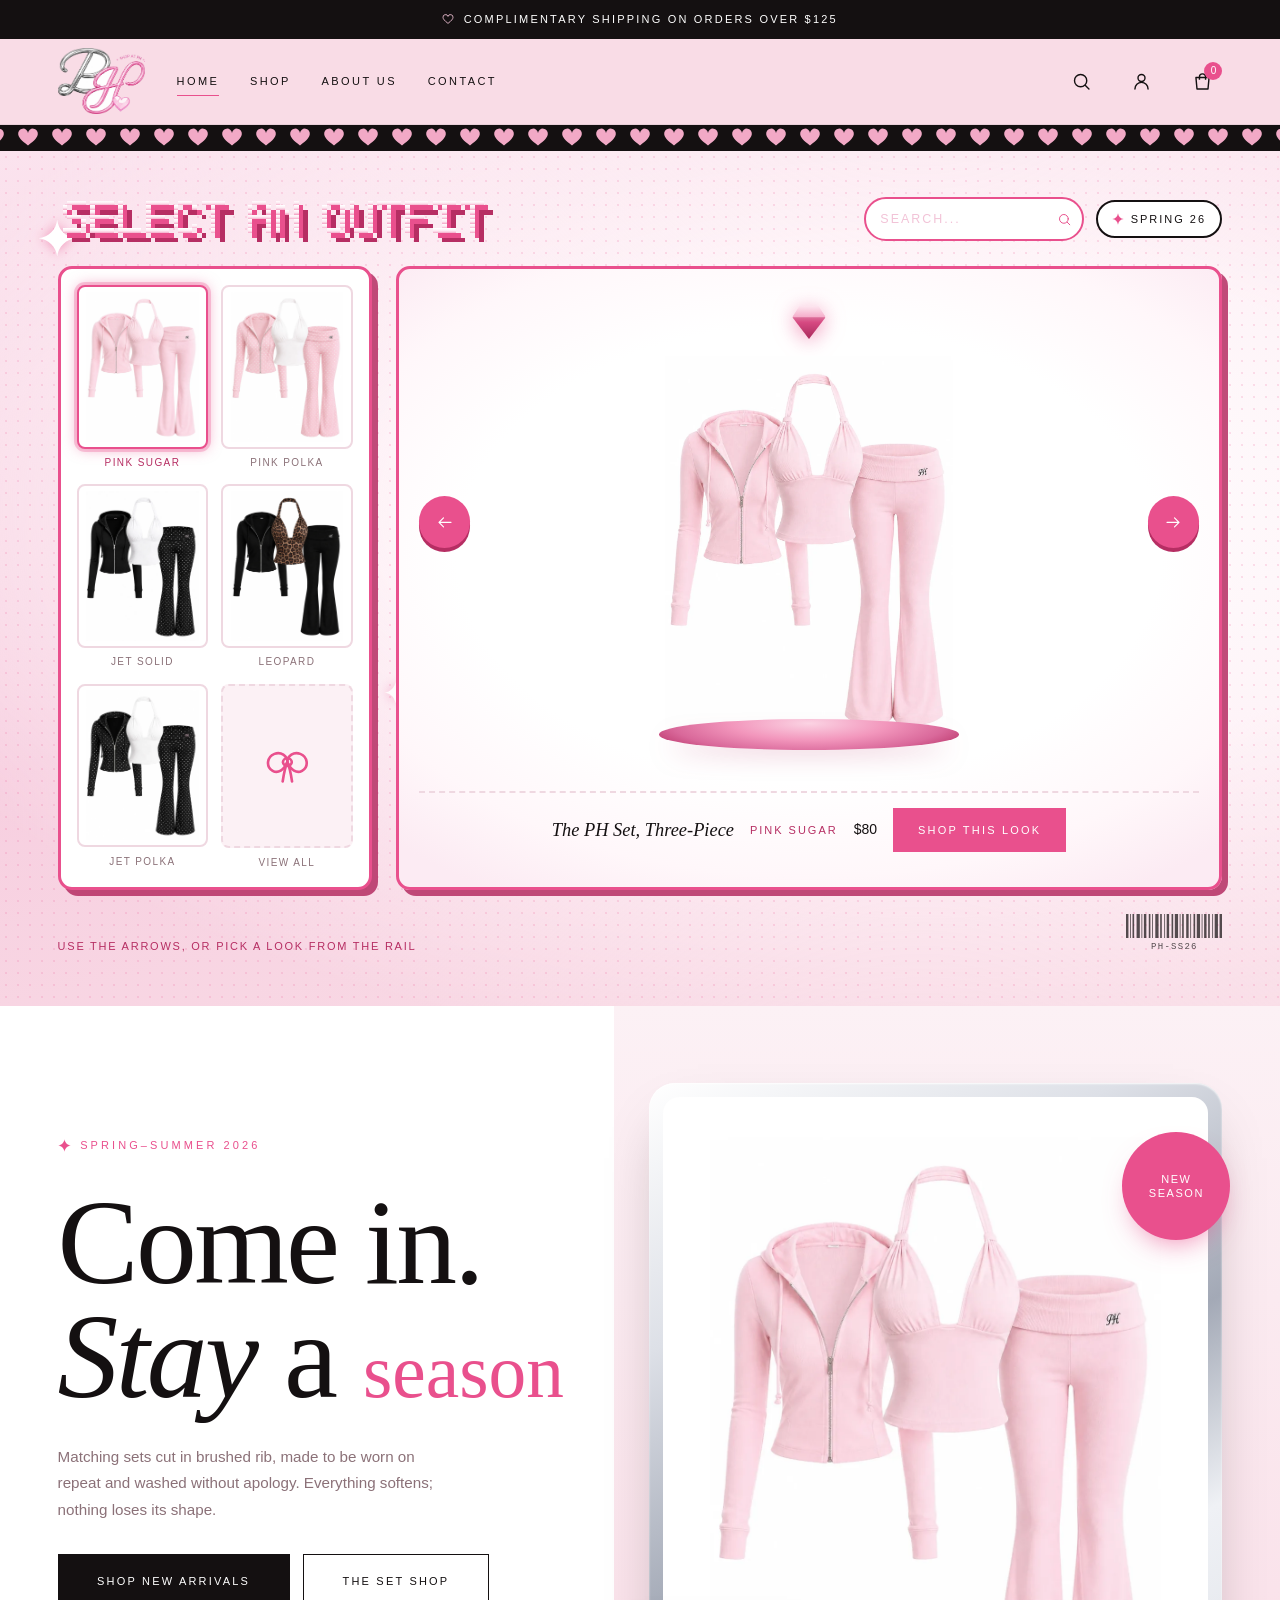
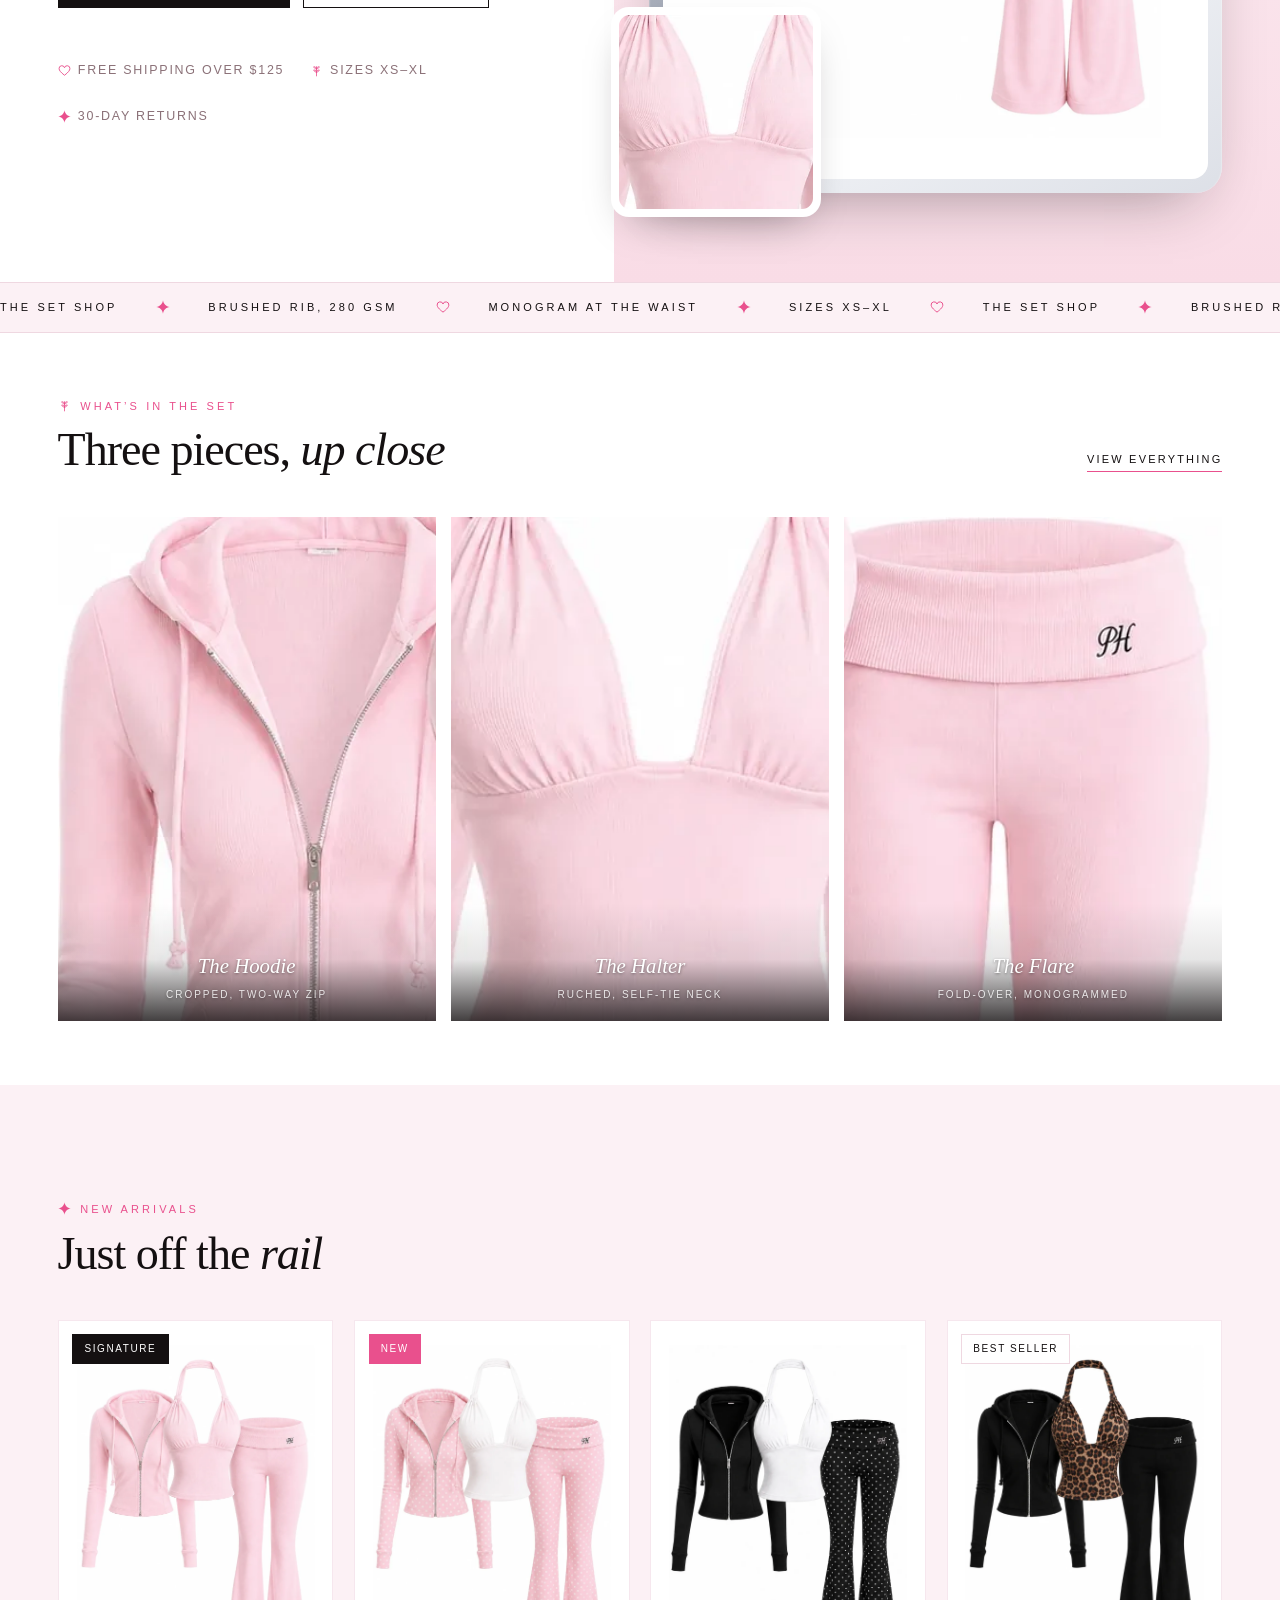
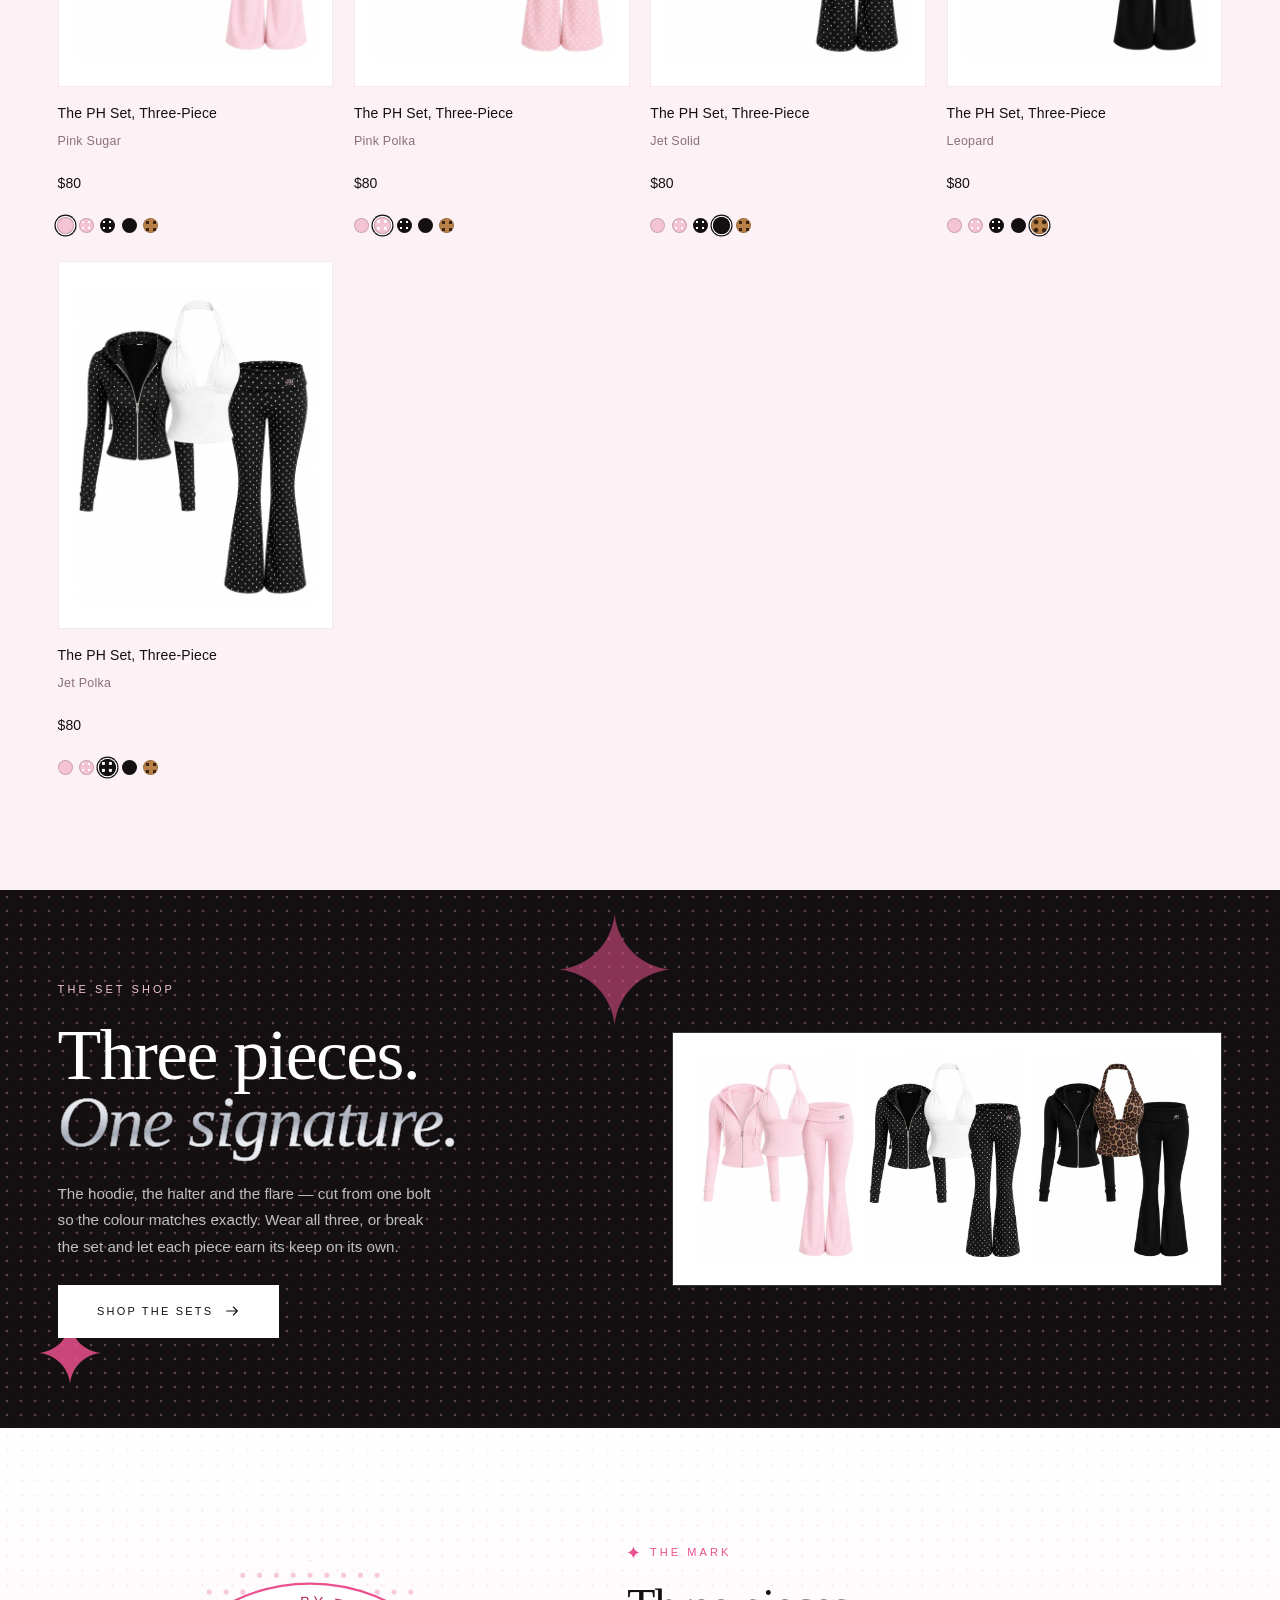
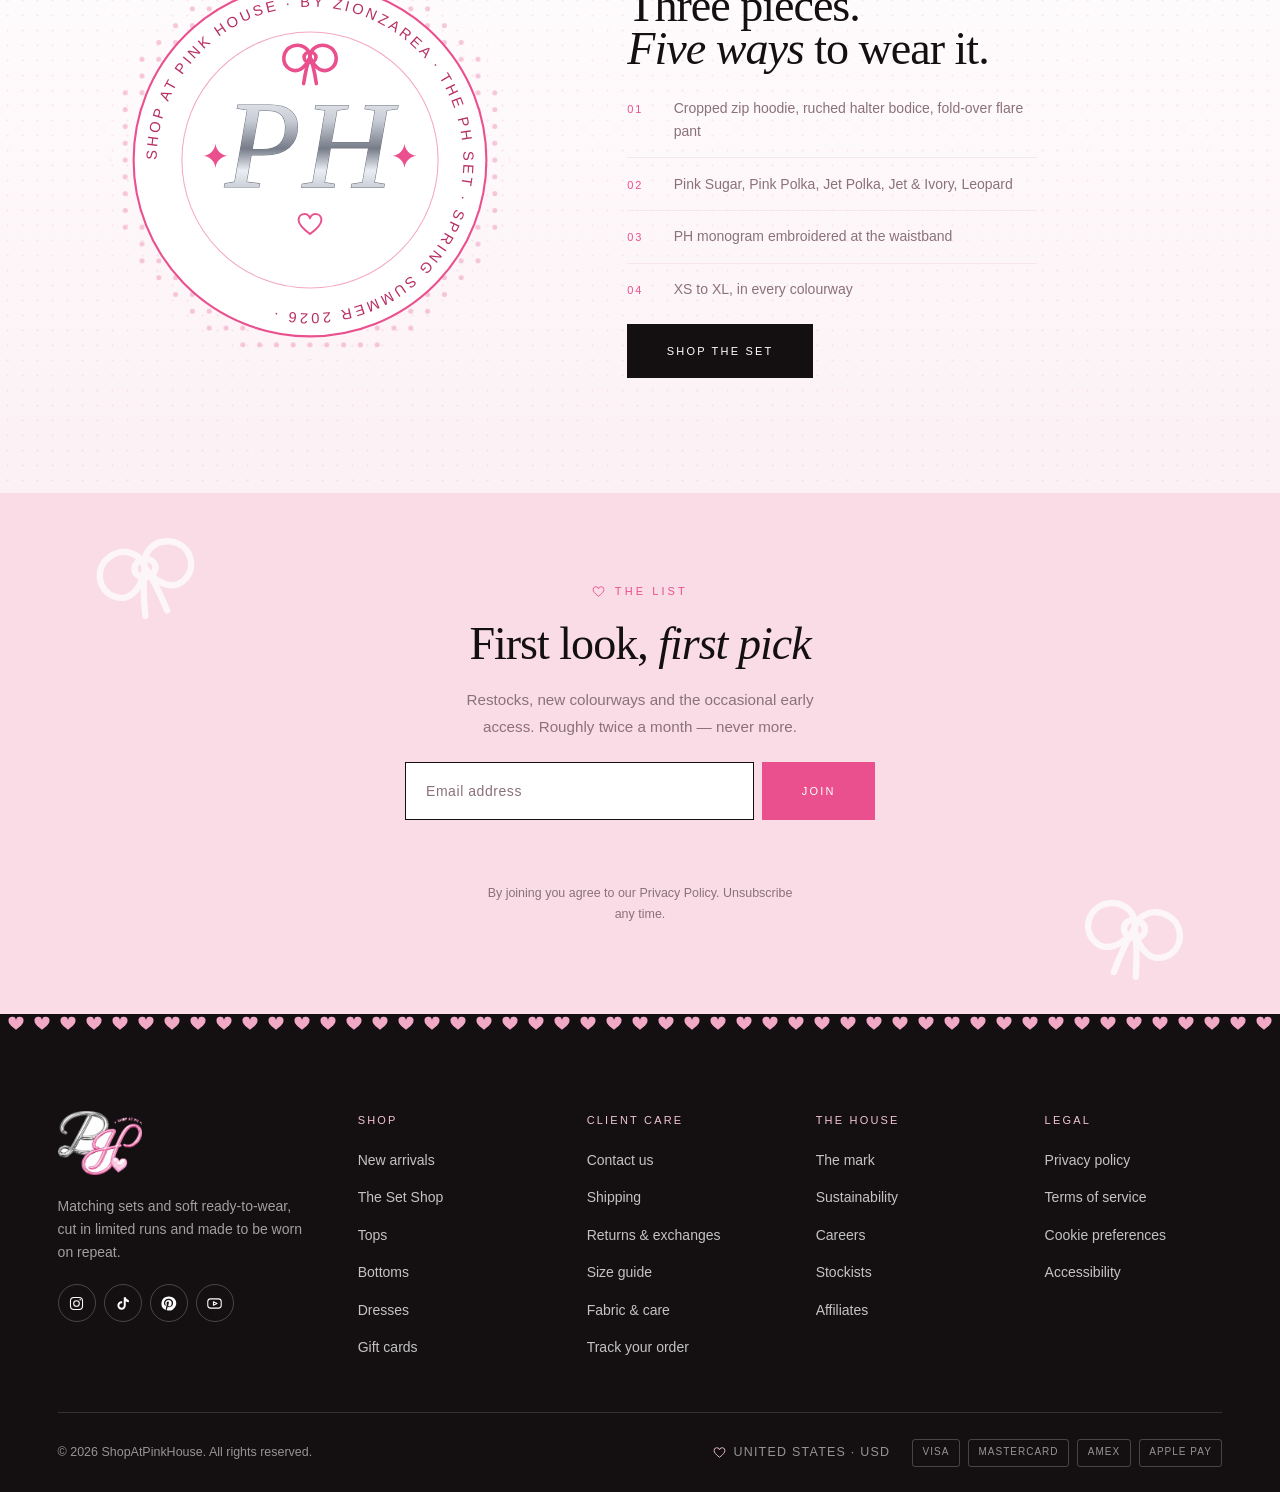
<file: index.html>
<!doctype html>
<html lang="en">
<head>
<meta charset="utf-8">
<meta name="viewport" content="width=device-width, initial-scale=1">
<title>ShopAtPinkHouse</title>
<meta name="description" content="ShopAtPinkHouse — matching sets, soft rib knits and everyday ready-to-wear.">
<meta name="theme-color" content="#F9DCE6">
<link rel="stylesheet" href="assets/css/site.css">
</head>
<body>

<a class="skip-link" href="#main">Skip to content</a>

<!-- ==========================================================================
     ICON + DECAL SPRITE
     Line-art decals (bow, heart, star, sprig) and UI icons. Referenced with
     <use href="#id">, so each one is defined once and costs nothing to repeat.
     ========================================================================== -->
<svg width="0" height="0" style="position:absolute" aria-hidden="true" focusable="false">
  <defs>
    <symbol id="i-bow" viewBox="0 0 100 62">
      <g fill="none" stroke="currentColor" stroke-width="4.5" stroke-linecap="round" stroke-linejoin="round">
        <path d="M50 24C50 13 39 6 28 10 15 15 13 32 25 39c9 5 19-1 25-15Z"/>
        <path d="M50 24c0-11 11-18 22-14 13 5 15 22 3 29-9 5-19-1-25-15Z"/>
        <path d="M50 24c-4 9-6 20-8 33M50 24c4 9 6 20 8 33"/>
        <ellipse cx="50" cy="24" rx="7.5" ry="6.5"/>
      </g>
    </symbol>
    <symbol id="i-heart" viewBox="0 0 24 24">
      <path d="M12 20.8C5.2 15.6 2 11.8 2 8.6A5.1 5.1 0 0 1 12 6.9 5.1 5.1 0 0 1 22 8.6c0 3.2-3.2 7-10 12.2Z"
            fill="none" stroke="currentColor" stroke-width="1.7" stroke-linejoin="round"/>
    </symbol>
    <symbol id="i-star" viewBox="0 0 100 100">
      <path d="M50 2c3 26 22 45 48 48-26 3-45 22-48 48-3-26-22-45-48-48C28 47 47 28 50 2Z" fill="currentColor"/>
    </symbol>
    <symbol id="i-sprig" viewBox="0 0 24 24">
      <g fill="none" stroke="currentColor" stroke-width="1.5" stroke-linecap="round">
        <path d="M12 22V5"/>
        <path d="M12 9c-3 0-5-2-5-4 3 0 5 2 5 4Zm0 0c3 0 5-2 5-4-3 0-5 2-5 4Z"/>
        <path d="M12 15c-3 0-5-2-5-4 3 0 5 2 5 4Zm0 0c3 0 5-2 5-4-3 0-5 2-5 4Z"/>
      </g>
    </symbol>
    <symbol id="i-search" viewBox="0 0 24 24">
      <g fill="none" stroke="currentColor" stroke-width="1.6" stroke-linecap="round">
        <circle cx="11" cy="11" r="7"/><path d="m16.5 16.5 4 4"/>
      </g>
    </symbol>
    <symbol id="i-user" viewBox="0 0 24 24">
      <g fill="none" stroke="currentColor" stroke-width="1.6" stroke-linecap="round">
        <circle cx="12" cy="8" r="4"/><path d="M4.5 20.5a7.5 7.5 0 0 1 15 0"/>
      </g>
    </symbol>
    <symbol id="i-bag" viewBox="0 0 24 24">
      <g fill="none" stroke="currentColor" stroke-width="1.6" stroke-linejoin="round">
        <path d="M4.5 7.5h15l-1.2 13H5.7Z"/><path d="M8.5 10V6.8a3.5 3.5 0 0 1 7 0V10"/>
      </g>
    </symbol>
    <symbol id="i-menu" viewBox="0 0 24 24">
      <g fill="none" stroke="currentColor" stroke-width="1.6" stroke-linecap="round">
        <path d="M3 7h18M3 12h18M3 17h18"/>
      </g>
    </symbol>
    <symbol id="i-close" viewBox="0 0 24 24">
      <g fill="none" stroke="currentColor" stroke-width="1.6" stroke-linecap="round">
        <path d="m6 6 12 12M18 6 6 18"/>
      </g>
    </symbol>
    <symbol id="i-plus" viewBox="0 0 24 24">
      <g fill="none" stroke="currentColor" stroke-width="1.6" stroke-linecap="round"><path d="M12 5v14M5 12h14"/></g>
    </symbol>
    <symbol id="i-minus" viewBox="0 0 24 24">
      <g fill="none" stroke="currentColor" stroke-width="1.6" stroke-linecap="round"><path d="M5 12h14"/></g>
    </symbol>
    <symbol id="i-arrow" viewBox="0 0 24 24">
      <g fill="none" stroke="currentColor" stroke-width="1.6" stroke-linecap="round" stroke-linejoin="round">
        <path d="M4 12h16m-6-6 6 6-6 6"/>
      </g>
    </symbol>
    <symbol id="i-instagram" viewBox="0 0 24 24">
      <g fill="none" stroke="currentColor" stroke-width="1.5">
        <rect x="3.5" y="3.5" width="17" height="17" rx="5"/><circle cx="12" cy="12" r="4"/>
        <circle cx="17.2" cy="6.8" r="1.1" fill="currentColor" stroke="none"/>
      </g>
    </symbol>
    <symbol id="i-tiktok" viewBox="0 0 24 24">
      <path d="M14 3h2.6a5.6 5.6 0 0 0 4.4 4.5v2.7a8.3 8.3 0 0 1-4.4-1.5v6.1a5.9 5.9 0 1 1-5.9-5.9c.3 0 .6 0 .9.1v2.8a3.1 3.1 0 1 0 2.2 3V3Z"
            fill="currentColor"/>
    </symbol>
    <symbol id="i-pinterest" viewBox="0 0 24 24">
      <path d="M12 2a10 10 0 0 0-3.6 19.3c-.1-.8-.2-2 0-2.9l1.2-5.1s-.3-.6-.3-1.5c0-1.4.8-2.5 1.9-2.5.9 0 1.3.7 1.3 1.5 0 .9-.6 2.2-.9 3.5-.2 1 .5 1.9 1.6 1.9 1.9 0 3.3-2 3.3-4.9 0-2.6-1.8-4.4-4.4-4.4-3 0-4.8 2.2-4.8 4.6 0 .9.3 1.8.8 2.3.1.1.1.2.1.3l-.3 1.1c0 .2-.1.2-.3.1-1.3-.6-2-2.4-2-3.9 0-3.2 2.3-6.1 6.7-6.1 3.5 0 6.2 2.5 6.2 5.8 0 3.5-2.2 6.3-5.3 6.3-1 0-2-.6-2.3-1.2l-.6 2.4c-.2.9-.8 2-1.2 2.6A10 10 0 1 0 12 2Z"
            fill="currentColor"/>
    </symbol>
    <symbol id="i-youtube" viewBox="0 0 24 24">
      <g fill="none" stroke="currentColor" stroke-width="1.5" stroke-linejoin="round">
        <rect x="2.5" y="5.5" width="19" height="13" rx="4"/><path d="m10.5 9.5 5 2.5-5 2.5Z"/>
      </g>
    </symbol>
  </defs>
</svg>

<!-- ==========================================================================
     ANNOUNCEMENT BAR
     ========================================================================== -->
<div class="announce">
  <div class="announce__track" data-announce>
    <p class="announce__item is-active">
      <svg class="decal"><use href="#i-heart"/></svg>
      Complimentary shipping on orders over $125
    </p>
    <p class="announce__item">
      <svg class="decal"><use href="#i-star"/></svg>
      The Set Shop — new colourways just landed
    </p>
    <p class="announce__item">
      <svg class="decal"><use href="#i-heart"/></svg>
      Free 30-day returns, always
    </p>
  </div>
</div>

<!-- ==========================================================================
     MASTHEAD
     ========================================================================== -->
<header class="masthead">
  <div class="wrap masthead__inner">
    <!-- LOGO · header, top-left. Background knocked out by
         tools/prepare_assets.py so the same file works here and on the dark
         footer. -->
    <a class="brandmark" href="#top" aria-label="ShopAtPinkHouse — home">
      <img src="assets/img/brand/logo.png" alt="ShopAtPinkHouse"
           data-slot="logo-header" width="850" height="645">
    </a>

    <nav class="nav" aria-label="Primary">
      <a href="#top" aria-current="page">Home</a>
      <a href="#shop">Shop</a>
      <a href="#brand">About&nbsp;Us</a>
      <a href="#signup">Contact</a>
    </nav>

    <button class="burger" type="button" data-open-nav aria-label="Open menu">
      <svg width="24" height="24"><use href="#i-menu"/></svg>
    </button>

    <div class="utils">
      <button class="util-search" type="button" aria-label="Search">
        <svg><use href="#i-search"/></svg>
      </button>
      <a href="#signup" aria-label="Account"><svg><use href="#i-user"/></svg></a>
      <button class="bag-btn" type="button" data-open-bag aria-label="Open bag">
        <svg><use href="#i-bag"/></svg>
        <span class="bag-count" data-bag-count>0</span>
      </button>
    </div>
  </div>
</header>
<div class="ribbon" aria-hidden="true"></div>

<!-- mobile drawer nav -->
<nav class="mobile-nav" id="mobile-nav" aria-label="Mobile" aria-hidden="true">
  <div class="mobile-nav__head">
    <svg width="54" height="34" viewBox="0 0 100 62" style="color:var(--pink)" aria-hidden="true"><use href="#i-bow"/></svg>
    <button type="button" data-close-nav aria-label="Close menu">
      <svg width="24" height="24"><use href="#i-close"/></svg>
    </button>
  </div>
  <ul>
    <li><a href="#top" data-close-nav>Home</a></li>
    <li><a href="#shop" data-close-nav>Shop</a></li>
    <li><a href="#categories" data-close-nav>Categories</a></li>
    <li><a href="#brand" data-close-nav>About Us</a></li>
    <li><a href="#signup" data-close-nav>Contact</a></li>
  </ul>
</nav>

<main id="main">
  <span id="top"></span>

  <!-- ========================================================================
       DRESSING ROOM — the outfit selector.
       A Y2K game-menu moment: pick a colourway on the left, it dresses the
       stage on the right. Rendered from the same catalog data as the grid,
       so it never drifts out of step with what is actually stocked.
       ==================================================================== -->
  <section class="dressing" id="dressing">
    <div class="dressing__dots" aria-hidden="true"></div>
    <svg class="dressing__spark dressing__spark--a" viewBox="0 0 100 100" aria-hidden="true"><use href="#i-star"/></svg>
    <svg class="dressing__spark dressing__spark--b" viewBox="0 0 100 100" aria-hidden="true"><use href="#i-star"/></svg>
    <svg class="dressing__spark dressing__spark--c" viewBox="0 0 100 100" aria-hidden="true"><use href="#i-star"/></svg>

    <div class="wrap dressing__inner">

      <div class="dressing__head">
        <!-- Pixel lettering is drawn from a 5x7 bitmap font in site.js, so it
             stays crisp at any size without loading a webfont. -->
        <h2 class="pixel" data-pixel="SELECT AN OUTFIT">
          <span class="sr-only">Select an outfit</span>
        </h2>

        <div class="dressing__tools">
          <label class="sr-only" for="look-search">Search colourways</label>
          <div class="searchbox">
            <input id="look-search" type="search" placeholder="SEARCH..."
                   autocomplete="off" data-look-search>
            <svg aria-hidden="true"><use href="#i-search"/></svg>
          </div>
          <p class="chip" aria-hidden="true">
            <svg class="decal"><use href="#i-star"/></svg> Spring 26
          </p>
        </div>
      </div>

      <div class="dressing__body">
        <!-- left: the rail of selectable looks -->
        <div class="picker">
          <div class="looks" data-looks role="group" aria-label="Choose a colourway"></div>
          <p class="looks__none" data-looks-none hidden>No colourway by that name.</p>
        </div>

        <!-- right: the stage -->
        <div class="stage">
          <button class="stage__arrow stage__arrow--prev" type="button"
                  data-look-step="-1" aria-label="Previous colourway">
            <svg viewBox="0 0 24 24" aria-hidden="true"><use href="#i-arrow"/></svg>
          </button>

          <div class="stage__screen">
            <span class="stage__gem" aria-hidden="true">
              <svg viewBox="0 0 40 44">
                <path d="M9 2h22l9 14-20 26L0 16Z" fill="url(#gemGrad)"/>
                <path d="M9 2h22l9 14H0Z" fill="#FFFFFF" opacity=".38"/>
                <path d="M0 16h40l-20 26Z" fill="#000000" opacity=".08"/>
              </svg>
            </span>
            <!-- Shows the colourway's `model` photograph when one exists, and
                 the flat-lay otherwise. The illustrated figure that used to
                 stand here is parked in saved/outfit-figure/ until there is
                 real on-body photography to replace it. -->
            <img class="stage__img" data-stage-img alt="">
            <span class="stage__podium" aria-hidden="true"></span>
          </div>

          <button class="stage__arrow stage__arrow--next" type="button"
                  data-look-step="1" aria-label="Next colourway">
            <svg viewBox="0 0 24 24" aria-hidden="true"><use href="#i-arrow"/></svg>
          </button>

          <div class="stage__meta" data-stage-meta aria-live="polite"></div>
        </div>
      </div>

      <div class="dressing__foot">
        <p class="dressing__hint">Use the arrows, or pick a look from the rail</p>
        <span class="barcode" aria-hidden="true">
          <svg viewBox="0 0 118 30" preserveAspectRatio="none">
            <g fill="#141011">
              <rect x="0" y="0" width="3" height="30"/><rect x="5" y="0" width="1" height="30"/>
              <rect x="8" y="0" width="2" height="30"/><rect x="13" y="0" width="4" height="30"/>
              <rect x="19" y="0" width="1" height="30"/><rect x="22" y="0" width="3" height="30"/>
              <rect x="28" y="0" width="2" height="30"/><rect x="32" y="0" width="1" height="30"/>
              <rect x="36" y="0" width="4" height="30"/><rect x="42" y="0" width="2" height="30"/>
              <rect x="47" y="0" width="1" height="30"/><rect x="50" y="0" width="3" height="30"/>
              <rect x="56" y="0" width="2" height="30"/><rect x="60" y="0" width="4" height="30"/>
              <rect x="66" y="0" width="1" height="30"/><rect x="69" y="0" width="2" height="30"/>
              <rect x="74" y="0" width="3" height="30"/><rect x="79" y="0" width="1" height="30"/>
              <rect x="83" y="0" width="2" height="30"/><rect x="87" y="0" width="4" height="30"/>
              <rect x="93" y="0" width="1" height="30"/><rect x="96" y="0" width="3" height="30"/>
              <rect x="101" y="0" width="2" height="30"/><rect x="106" y="0" width="1" height="30"/>
              <rect x="109" y="0" width="4" height="30"/><rect x="115" y="0" width="3" height="30"/>
            </g>
          </svg>
          <span>PH-SS26</span>
        </span>
      </div>
    </div>

    <svg width="0" height="0" aria-hidden="true">
      <defs>
        <linearGradient id="gemGrad" x1="0" y1="0" x2="0" y2="1">
          <stop offset="0" stop-color="#FBD9E7"/>
          <stop offset=".5" stop-color="#E9508D"/>
          <stop offset="1" stop-color="#B62E63"/>
        </linearGradient>
      </defs>
    </svg>
  </section>

  <!-- ========================================================================
       HERO
       ==================================================================== -->
  <section class="hero">
    <div class="wrap hero__inner">
      <div class="hero__type">
        <p class="eyebrow">
          <svg class="decal"><use href="#i-star"/></svg>
          Spring–Summer 2026
        </p>

        <h1 class="display hero__title">
          <span class="line">Come in.</span>
          <span class="line"><em>Stay</em> a <span class="hero__script">season</span></span>
        </h1>

        <p class="lede">
          Matching sets cut in brushed rib, made to be worn on repeat and washed
          without apology. Everything softens; nothing loses its shape.
        </p>

        <div class="hero__actions">
          <a class="btn" href="#shop">Shop new arrivals</a>
          <a class="btn btn--ghost" href="#set-shop">The Set Shop</a>
        </div>

        <p class="hero__meta">
          <span><svg class="decal"><use href="#i-heart"/></svg> Free shipping over $125</span>
          <span><svg class="decal"><use href="#i-sprig"/></svg> Sizes XS–XL</span>
          <span><svg class="decal"><use href="#i-star"/></svg> 30-day returns</span>
        </p>
      </div>

      <div class="hero__media">
        <!-- HERO · 4:5. Built from the master shot by tools/prepare_assets.py. -->
        <div class="bezel">
          <img src="assets/img/editorial/hero.webp"
               alt="The PH Set in Pink Sugar — hoodie, halter and flare pant"
               data-slot="hero" width="1200" height="1500" fetchpriority="high">
        </div>

        <!-- HERO INSET · 1:1 detail crop of the halter bodice. -->
        <div class="hero__inset">
          <img src="assets/img/editorial/hero-inset.webp" alt=""
               data-slot="hero-inset" width="700" height="700" loading="lazy">
        </div>

        <p class="hero__tag">New<br>season</p>
      </div>
    </div>
  </section>

  <!-- marquee -->
  <div class="marquee" aria-hidden="true">
    <div class="marquee__track" data-marquee>
      <div class="marquee__group">
        <span>The Set Shop</span><svg class="decal"><use href="#i-star"/></svg>
        <span>Brushed rib, 280 gsm</span><svg class="decal"><use href="#i-heart"/></svg>
        <span>Monogram at the waist</span><svg class="decal"><use href="#i-star"/></svg>
        <span>Sizes XS–XL</span><svg class="decal"><use href="#i-heart"/></svg>
      </div>
    </div>
  </div>

  <!-- ========================================================================
       CATEGORIES
       ==================================================================== -->
  <section class="band band--tight" id="categories">
    <div class="wrap">
      <div class="shead">
        <div class="shead__text">
          <p class="eyebrow"><svg class="decal"><use href="#i-sprig"/></svg> What&rsquo;s in the set</p>
          <h2 class="display shead__title">Three pieces, <em>up close</em></h2>
        </div>
        <a class="tlink" href="#shop">View everything</a>
      </div>
      <!-- Rendered from catalog.js -> pieces[] -->
      <div class="cats cats--pieces" data-pieces></div>
    </div>
  </section>

  <!-- ========================================================================
       PRODUCT GRID  ·  new arrivals
       ==================================================================== -->
  <section class="band band--powder" id="shop">
    <div class="wrap">
      <div class="shead">
        <div class="shead__text">
          <p class="eyebrow"><svg class="decal"><use href="#i-star"/></svg> New arrivals</p>
          <h2 class="display shead__title">Just off the <em>rail</em></h2>
        </div>
        <!-- Filters read the category list from the catalog, so adding a
             category to the data adds a filter here automatically. -->
        <div class="filters" data-filters role="group" aria-label="Filter by category"></div>
      </div>

      <div class="grid" data-grid></div>
    </div>
  </section>

  <!-- ========================================================================
       CAMPAIGN BAND
       ==================================================================== -->
  <section class="campaign" id="set-shop">
    <div class="campaign__dots" aria-hidden="true"></div>
    <svg class="campaign__star campaign__star--a" viewBox="0 0 100 100" aria-hidden="true"><use href="#i-star"/></svg>
    <svg class="campaign__star campaign__star--b" viewBox="0 0 100 100" aria-hidden="true"><use href="#i-star"/></svg>

    <div class="wrap campaign__inner">
      <div class="campaign__type reveal">
        <p class="eyebrow">The Set Shop</p>
        <h2 class="display campaign__title">Three pieces.<br><em class="chrome">One signature.</em></h2>
        <p class="lede">
          The hoodie, the halter and the flare — cut from one bolt so the colour
          matches exactly. Wear all three, or break the set and let each piece
          earn its keep on its own.
        </p>
        <a class="btn btn--light" href="#shop">
          Shop the sets <svg width="16" height="16" aria-hidden="true"><use href="#i-arrow"/></svg>
        </a>
      </div>

      <!-- CAMPAIGN · colourway line-up, composed by tools/prepare_assets.py. -->
      <div class="campaign__media reveal">
        <img src="assets/img/editorial/campaign.webp"
             alt="The PH Set in Pink Sugar, Jet Polka and Leopard"
             data-slot="campaign" width="1800" height="828" loading="lazy">
      </div>
    </div>
  </section>




  <!-- ========================================================================
       THE MARK — brand graphic.
       Built from the brand's own elements: the PH monogram in chrome, the bow,
       hearts and stars, the polka print off the sets. Deliberately carries no
       origin story — only statements that are true of the product.
       ==================================================================== -->
  <section class="band mark" id="brand">
    <div class="mark__dots" aria-hidden="true"></div>
    <div class="wrap mark__inner">

      <div class="mark__seal">
        <svg viewBox="0 0 400 400" role="img" aria-label="ShopAtPinkHouse seal">
          <defs>
            <path id="sealRing" d="M200 200 m-146 0 a146 146 0 1 1 292 0 a146 146 0 1 1 -292 0"/>
            <linearGradient id="sealChrome" x1="0" y1="0" x2="0" y2="1">
              <stop offset="0" stop-color="#FFFFFF"/>
              <stop offset=".32" stop-color="#C7CBD4"/>
              <stop offset=".52" stop-color="#767C88"/>
              <stop offset=".68" stop-color="#EAEEF4"/>
              <stop offset="1" stop-color="#9BA1AD"/>
            </linearGradient>
            <pattern id="sealPolka" width="16" height="16" patternUnits="userSpaceOnUse">
              <circle cx="8" cy="8" r="2.4" fill="#F2A9C6"/>
            </pattern>
          </defs>

          <circle cx="200" cy="200" r="190" fill="url(#sealPolka)" opacity=".65"/>
          <circle cx="200" cy="200" r="168" fill="#FFFFFF"/>
          <circle cx="200" cy="200" r="168" fill="none" stroke="#E9508D" stroke-width="2"/>
          <circle cx="200" cy="200" r="122" fill="none" stroke="#E9508D" stroke-width="1" opacity=".5"/>

          <g class="mark__rotor">
            <text class="mark__ringtext">
              <textPath href="#sealRing" startOffset="0">
                SHOP AT PINK HOUSE &#183; BY ZIONZAREA &#183; THE PH SET &#183; SPRING SUMMER 2026 &#183;
              </textPath>
            </text>
          </g>

          <text class="mark__mono" x="200" y="226" text-anchor="middle"
                fill="url(#sealChrome)" stroke="#6E747F" stroke-width="1"
                paint-order="stroke">PH</text>

          <!-- `use` of a symbol needs explicit width/height, or it scales to the
               whole 400x400 viewport; the decals colour via `color`, since the
               sprite paints with currentColor. -->
          <use href="#i-bow"   x="162" y="84"  width="76" height="47" style="color:#E9508D"/>
          <use href="#i-star"  x="98"  y="184" width="24" height="24" style="color:#E9508D"/>
          <use href="#i-star"  x="278" y="184" width="24" height="24" style="color:#E9508D"/>
          <use href="#i-heart" x="187" y="248" width="26" height="26" style="color:#E9508D"/>
        </svg>
      </div>

      <div class="mark__type">
        <p class="eyebrow"><svg class="decal"><use href="#i-star"/></svg> The mark</p>
        <h2 class="display mark__title">Three pieces.<br><em>Five ways</em> to wear it.</h2>

        <ul class="mark__facts">
          <li><span>01</span> Cropped zip hoodie, ruched halter bodice, fold-over flare pant</li>
          <li><span>02</span> Pink Sugar, Pink Polka, Jet Polka, Jet &amp; Ivory, Leopard</li>
          <li><span>03</span> PH monogram embroidered at the waistband</li>
          <li><span>04</span> XS to XL, in every colourway</li>
        </ul>

        <a class="btn" href="#shop">Shop the set</a>
      </div>
    </div>
  </section>

  <!-- ========================================================================
       NEWSLETTER
       ==================================================================== -->
  <section class="signup halftone" id="signup">
    <svg class="signup__bow signup__bow--a" viewBox="0 0 100 62" aria-hidden="true"><use href="#i-bow"/></svg>
    <svg class="signup__bow signup__bow--b" viewBox="0 0 100 62" aria-hidden="true"><use href="#i-bow"/></svg>

    <div class="wrap">
      <div class="signup__inner">
        <p class="eyebrow eyebrow--center"><svg class="decal"><use href="#i-heart"/></svg> The list</p>
        <h2 class="display signup__title">First look, <em>first pick</em></h2>
        <p class="lede" style="text-align:center">
          Restocks, new colourways and the occasional early access. Roughly twice
          a month — never more.
        </p>

        <form class="signup__form" data-signup novalidate>
          <label class="sr-only" for="email">Email address</label>
          <input id="email" name="email" type="email" placeholder="Email address"
                 autocomplete="email" required>
          <button class="btn btn--pink" type="submit">Join</button>
        </form>

        <p class="signup__note" data-signup-note role="status"></p>
        <p class="signup__fine">
          By joining you agree to our Privacy Policy. Unsubscribe any time.
        </p>
      </div>
    </div>
  </section>
</main>

<!-- ==========================================================================
     FOOTER
     ========================================================================== -->
<footer class="footer">
  <div class="ribbon ribbon--thin" aria-hidden="true"></div>
  <div class="wrap footer__top">
    <div class="footer__brand">
      <!-- LOGO · footer (same transparent file; the chrome reads on black) -->
      <img src="assets/img/brand/logo.png" alt="ShopAtPinkHouse"
           data-slot="logo-footer" width="900" height="339" loading="lazy">
      <p>Matching sets and soft ready-to-wear, cut in limited runs and made to be worn on repeat.</p>
      <div class="socials">
        <a href="#" aria-label="Instagram"><svg><use href="#i-instagram"/></svg></a>
        <a href="#" aria-label="TikTok"><svg><use href="#i-tiktok"/></svg></a>
        <a href="#" aria-label="Pinterest"><svg><use href="#i-pinterest"/></svg></a>
        <a href="#" aria-label="YouTube"><svg><use href="#i-youtube"/></svg></a>
      </div>
    </div>

    <div class="fcol">
      <h3>Shop</h3>
      <ul>
        <li><a href="#shop">New arrivals</a></li>
        <li><a href="#set-shop">The Set Shop</a></li>
        <li><a href="#categories">Tops</a></li>
        <li><a href="#categories">Bottoms</a></li>
        <li><a href="#categories">Dresses</a></li>
        <li><a href="#shop">Gift cards</a></li>
      </ul>
    </div>

    <div class="fcol">
      <h3>Client care</h3>
      <ul>
        <li><a href="#">Contact us</a></li>
        <li><a href="#">Shipping</a></li>
        <li><a href="#">Returns &amp; exchanges</a></li>
        <li><a href="#">Size guide</a></li>
        <li><a href="#">Fabric &amp; care</a></li>
        <li><a href="#">Track your order</a></li>
      </ul>
    </div>

    <div class="fcol">
      <h3>The house</h3>
      <ul>
        <li><a href="#brand">The mark</a></li>
        <li><a href="#">Sustainability</a></li>
        <li><a href="#">Careers</a></li>
        <li><a href="#">Stockists</a></li>
        <li><a href="#">Affiliates</a></li>
      </ul>
    </div>

    <div class="fcol">
      <h3>Legal</h3>
      <ul>
        <li><a href="#">Privacy policy</a></li>
        <li><a href="#">Terms of service</a></li>
        <li><a href="#">Cookie preferences</a></li>
        <li><a href="#">Accessibility</a></li>
      </ul>
    </div>
  </div>

  <div class="wrap">
    <div class="footer__bottom">
      <p style="margin:0">&copy; <span data-year>2026</span> ShopAtPinkHouse. All rights reserved.</p>
      <div class="footer__legal">
        <span class="locale">
          <svg width="13" height="13" style="color:var(--petal)" aria-hidden="true"><use href="#i-heart"/></svg>
          United States · USD
        </span>
        <!-- Processor badges land here once checkout is connected. -->
        <span class="footer__pay">
          <span class="pay-chip">Visa</span>
          <span class="pay-chip">Mastercard</span>
          <span class="pay-chip">Amex</span>
          <span class="pay-chip">Apple Pay</span>
        </span>
      </div>
    </div>
  </div>
</footer>

<!-- ==========================================================================
     OVERLAYS
     ========================================================================== -->
<div class="scrim" data-scrim></div>

<!-- Bag drawer. Holds line items only — no checkout is wired up yet. -->
<aside class="drawer" id="bag" aria-label="Shopping bag" aria-hidden="true">
  <div class="drawer__head">
    <h2>Your bag <span data-bag-head></span></h2>
    <button type="button" data-close-bag aria-label="Close bag">
      <svg width="24" height="24"><use href="#i-close"/></svg>
    </button>
  </div>
  <div class="drawer__body" data-bag-body></div>
  <div class="drawer__foot">
    <div class="bag-sub">
      <span>Subtotal</span>
      <span data-bag-subtotal>$0</span>
    </div>
    <button class="btn btn--block" type="button" data-checkout>Checkout</button>
    <p class="bag-note">Shipping and taxes calculated at checkout.</p>
  </div>
</aside>

<!-- Quick view — the product detail layout, rendered from catalog data. -->
<div class="quickview" data-quickview role="dialog" aria-modal="true"
     aria-label="Product quick view" aria-hidden="true">
  <div class="quickview__panel" data-quickview-panel></div>
</div>

<div class="toast" data-toast role="status" aria-live="polite"></div>

<script src="assets/js/catalog.js"></script>
<script src="assets/js/site.js"></script>
</body>
</html>
</file>
<file: assets/css/site.css>
/* ============================================================================
   ShopAtPinkHouse — brand site
   ----------------------------------------------------------------------------
   Single-theme by design. This is a brand canvas: the palette IS the identity,
   so it does not invert for dark mode. Every surface paints its own background
   and color explicitly, so the page holds on any host ground.
   ========================================================================== */

:root {
  color-scheme: light;

  /* ---- palette ---------------------------------------------------------- */
  --white:      #FFFFFF;
  --porcelain:  #FEFBFC;   /* neutral, biased warm-pink rather than pure grey */
  --powder:     #FCF1F5;
  --blush:      #F9DCE6;
  --petal:      #F2C3D7;
  --pink:       #E9508D;   /* the accent. Used sparingly and on purpose.      */
  --pink-deep:  #B62E63;   /* accent darkened for text on blush              */
  --jet:        #141011;
  --muted:      #8B7178;
  --line:       #EFD8E1;
  --line-soft:  #F6E7EE;

  /* chrome ramp, lifted from the logo's silver lettering */
  --chrome-1:   #FFFFFF;
  --chrome-2:   #DDE0E7;
  --chrome-3:   #A3A9B6;
  --chrome-4:   #EFF1F5;

  /* ---- type ------------------------------------------------------------- */
  /* No webfont links: the artifact CSP blocks font CDNs and a silent fallback
     is worse than a considered stack. These are picked so the page reads the
     same way on every platform it lands on. */
  --f-display: Didot, "Bodoni MT", "Bodoni 72", "Hoefler Text", Garamond,
               Georgia, "Times New Roman", serif;
  --f-sans:    Futura, "Avenir Next", "Century Gothic", "Helvetica Neue",
               Helvetica, Arial, sans-serif;
  --f-script:  "Snell Roundhand", "Apple Chancery", "Brush Script MT",
               "Segoe Script", cursive;

  --t-display: clamp(3rem, 9.5vw, 8.5rem);
  --t-h1:      clamp(2.4rem, 5.6vw, 4.6rem);
  --t-h2:      clamp(1.9rem, 3.6vw, 3.1rem);
  --t-h3:      clamp(1.2rem, 1.9vw, 1.6rem);
  --t-body:    1rem;
  --t-sm:      0.875rem;
  --t-xs:      0.78rem;
  --t-label:   0.6875rem;

  /* ---- layout ----------------------------------------------------------- */
  --wrap:      1560px;
  --gutter:    clamp(1.25rem, 4.5vw, 4.5rem);
  --band:      clamp(4.5rem, 9vw, 8.5rem);   /* vertical rhythm between bands */
  --radius:    2px;
  --radius-lg: 26px;

  --ease:      cubic-bezier(0.22, 0.61, 0.36, 1);
}

/* ---- reset-ish ----------------------------------------------------------- */
*, *::before, *::after { box-sizing: border-box; }

html {
  -webkit-text-size-adjust: 100%;
  scroll-behavior: smooth;
  /* Custom pointer, cut from the PH monogram (assets/img/source/monogram.png).
     Falls back to the normal arrow if the image fails to load. Interactive
     elements below override this back to pointer/text so click affordance
     isn't lost -- the monogram is ambient branding, not a UI replacement. */
  cursor: url("../img/cursor/ph-cursor.png") 4 4, auto;
}

body {
  margin: 0;
  background: var(--white);
  color: var(--jet);
  font-family: var(--f-sans);
  font-size: var(--t-body);
  line-height: 1.65;
  -webkit-font-smoothing: antialiased;
  overflow-x: hidden;
}

/* width/height attributes stay on the markup so the browser can reserve space
   before an image loads. `height:auto` stops that presentational height from
   beating the aspect-ratio each component sets. */
img, svg { display: block; max-width: 100%; }
img { height: auto; }
button { font: inherit; color: inherit; background: none; border: 0; cursor: pointer; }
a, [role="button"], summary, select { cursor: pointer; }
input, textarea { cursor: text; }
input { font: inherit; }
a { color: inherit; text-decoration: none; }

:focus-visible {
  outline: 2px solid var(--pink);
  outline-offset: 3px;
  border-radius: 2px;
}

/* the masthead is sticky, so in-page anchors need clearance */
[id] { scroll-margin-top: 120px; }

.wrap {
  width: 100%;
  max-width: var(--wrap);
  margin-inline: auto;
  padding-inline: var(--gutter);
}

.sr-only {
  position: absolute; width: 1px; height: 1px; padding: 0; margin: -1px;
  overflow: hidden; clip: rect(0 0 0 0); white-space: nowrap; border: 0;
}

.skip-link {
  position: absolute; left: 50%; top: 0; transform: translate(-50%, -120%);
  z-index: 200; background: var(--jet); color: var(--white);
  padding: 0.75rem 1.25rem; font-size: var(--t-label);
  letter-spacing: 0.18em; text-transform: uppercase;
}
.skip-link:focus { transform: translate(-50%, 0); }

/* ---- shared type helpers ------------------------------------------------- */
.eyebrow {
  margin: 0;
  font-size: var(--t-label);
  letter-spacing: 0.28em;
  text-transform: uppercase;
  color: var(--pink);
  display: flex;
  align-items: center;
  gap: 0.6rem;
}
.eyebrow--center { justify-content: center; }
.eyebrow .decal { width: 13px; height: 13px; flex: none; }

.display {
  font-family: var(--f-display);
  font-weight: 400;
  line-height: 0.94;
  letter-spacing: -0.022em;
  text-wrap: balance;
  margin: 0;
}
.display em { font-style: italic; }

.lede {
  max-width: 46ch;
  color: var(--muted);
  font-size: clamp(0.95rem, 1.1vw, 1.075rem);
  line-height: 1.75;
  margin: 0;
}

/* chrome-filled text, echoing the silver half of the logo */
.chrome {
  background: linear-gradient(176deg,
              var(--chrome-1) 0%, var(--chrome-2) 32%, var(--chrome-3) 52%,
              var(--chrome-4) 68%, var(--chrome-2) 100%);
  -webkit-background-clip: text;
  background-clip: text;
  color: transparent;
  -webkit-text-stroke: 0.6px rgba(20, 16, 17, 0.28);
  paint-order: stroke fill;
}

/* halftone dot ground, borrowed from the inspo and kept at a whisper */
.halftone {
  background-image: radial-gradient(var(--petal) 1.4px, transparent 1.5px);
  background-size: 13px 13px;
}

/* ---- buttons ------------------------------------------------------------- */
.btn {
  --btn-bg: var(--jet);
  --btn-fg: var(--white);
  display: inline-flex;
  align-items: center;
  justify-content: center;
  gap: 0.65rem;
  padding: 1.05rem 2.4rem;
  background: var(--btn-bg);
  color: var(--btn-fg);
  border: 1px solid var(--btn-bg);
  font-size: var(--t-label);
  letter-spacing: 0.2em;
  text-transform: uppercase;
  transition: background 0.35s var(--ease), color 0.35s var(--ease),
              border-color 0.35s var(--ease);
}
.btn:hover { --btn-bg: var(--pink); border-color: var(--pink); }

.btn--ghost { --btn-bg: transparent; --btn-fg: var(--jet); border-color: var(--jet); }
.btn--ghost:hover { --btn-bg: var(--jet); --btn-fg: var(--white); }

.btn--light { --btn-bg: var(--white); --btn-fg: var(--jet); }
.btn--light:hover { --btn-bg: var(--pink); --btn-fg: var(--white); }

.btn--pink { --btn-bg: var(--pink); --btn-fg: var(--white); }
.btn--pink:hover { --btn-bg: var(--jet); border-color: var(--jet); }

.btn--block { width: 100%; }

/* text link with a rule that draws in on hover */
.tlink {
  display: inline-block;
  font-size: var(--t-label);
  letter-spacing: 0.2em;
  text-transform: uppercase;
  padding-bottom: 4px;
  background-image: linear-gradient(var(--pink), var(--pink));
  background-repeat: no-repeat;
  background-position: 0 100%;
  background-size: 100% 1px;
  transition: background-size 0.4s var(--ease), color 0.3s var(--ease);
}
.tlink:hover { color: var(--pink); background-size: 0 1px; }

/* ============================================================================
   HEADER  — announcement bar / blush masthead / heart ribbon
   ========================================================================== */
.announce {
  background: var(--jet);
  color: var(--white);
  text-align: center;
  font-size: var(--t-label);
  letter-spacing: 0.2em;
  text-transform: uppercase;
  padding: 0.7rem var(--gutter);
}
.announce__track { position: relative; height: 1.5em; overflow: hidden; }
.announce__item {
  position: absolute; inset: 0;
  margin: 0;
  line-height: 1;
  display: flex; align-items: center; justify-content: center; gap: 0.6rem;
  opacity: 0;
  transform: translateY(85%);
  transition: opacity 0.6s var(--ease), transform 0.6s var(--ease);
}
.announce__item.is-active { opacity: 1; transform: translateY(0); }
.announce__item .decal { width: 12px; height: 12px; color: var(--petal); }

.masthead {
  position: sticky;
  top: 0;
  z-index: 90;
  background: var(--blush);
  border-bottom: 1px solid rgba(20, 16, 17, 0.07);
}
/* Logo top-left, nav beside it, utils pushed to the far right. The middle
   column is 1fr and empty by default -- .utils fills it and right-aligns its
   own content, so the gap between nav and the icons grows/shrinks with the
   viewport instead of needing a hardcoded spacer. */
.masthead__inner {
  display: grid;
  grid-template-columns: auto auto 1fr;
  align-items: center;
  gap: clamp(1rem, 2.5vw, 2.5rem);
  min-height: 84px;
  padding-block: 0.6rem;
}
.brandmark { order: 1; }
.nav       { order: 2; }
.utils     { order: 3; }

.nav {
  display: flex;
  align-items: center;
  gap: clamp(1.1rem, 2.4vw, 2.4rem);
}
.nav a {
  font-size: var(--t-label);
  letter-spacing: 0.22em;
  text-transform: uppercase;
  padding-block: 0.35rem;
  position: relative;
}
.nav a::after {
  content: "";
  position: absolute; left: 0; bottom: 0;
  width: 0; height: 1px;
  background: var(--pink);
  transition: width 0.35s var(--ease);
}
.nav a:hover::after, .nav a[aria-current="page"]::after { width: 100%; }

/* --- logo slot -------------------------------------------------------------
   DROP YOUR LOGO HERE. Height-constrained, width-auto -- any lockup shape
   sits correctly without layout changes. Top-left of the masthead. */
.brandmark { display: block; }
.brandmark img { height: clamp(46px, 5.5vw, 66px); width: auto; }

.utils {
  display: flex;
  align-items: center;
  justify-content: flex-end;
  gap: clamp(0.75rem, 1.6vw, 1.35rem);
}
.utils button, .utils a {
  display: grid; place-items: center;
  width: 40px; height: 40px;
  border-radius: 50%;
  transition: background 0.3s var(--ease);
}
.utils button:hover, .utils a:hover { background: rgba(255, 255, 255, 0.62); }
.utils svg { width: 21px; height: 21px; }

.bag-btn { position: relative; }
.bag-count {
  position: absolute; top: 1px; right: 0;
  min-width: 18px; height: 18px; padding: 0 4px;
  border-radius: 999px;
  background: var(--pink);
  color: var(--white);
  font-size: 0.625rem;
  line-height: 18px;
  text-align: center;
  font-variant-numeric: tabular-nums;
}

.burger { display: none; }

/* heart ribbon — the black strip from the header reference */
.ribbon {
  height: 26px;
  background-color: var(--jet);
  background-image: url("data:image/svg+xml,%3Csvg xmlns='http://www.w3.org/2000/svg' width='34' height='26' viewBox='0 0 34 26'%3E%3Cpath d='M17 20.5C10.2 15.6 7.2 11.9 7.2 9.1a4.6 4.6 0 0 1 9.8-1.1 4.6 4.6 0 0 1 9.8 1.1c0 2.8-3 6.5-9.8 11.4z' fill='%23F2A9C6'/%3E%3C/svg%3E");
  background-repeat: repeat-x;
  background-position: center;
}
.ribbon--thin { height: 20px; background-size: 26px 20px; }

/* mobile drawer nav */
.mobile-nav {
  position: fixed; inset: 0 auto 0 0;
  width: min(86vw, 380px);
  background: var(--powder);
  z-index: 130;
  transform: translateX(-100%);
  transition: transform 0.45s var(--ease);
  display: flex; flex-direction: column;
  padding: 1.5rem;
  overflow-y: auto;
}
.mobile-nav.is-open { transform: translateX(0); }
.mobile-nav__head { display: flex; justify-content: space-between; align-items: center; }
.mobile-nav ul { list-style: none; margin: 2rem 0 0; padding: 0; display: grid; gap: 0.35rem; }
.mobile-nav ul a {
  display: block; padding: 0.85rem 0;
  border-bottom: 1px solid var(--line);
  font-family: var(--f-display); font-size: 1.5rem; font-style: italic;
}


/* ============================================================================
   DRESSING ROOM — the outfit selector
   --------------------------------------------------------------------------
   The one loud moment on the page: a Y2K game menu. Everything after it stays
   quiet, which is what lets this land instead of reading as noise.
   ========================================================================== */
.dressing {
  position: relative;
  overflow: hidden;
  background:
    radial-gradient(120% 90% at 72% 42%, #FFFFFF 0%, #FEF4F8 34%, transparent 72%),
    linear-gradient(168deg, #FBE3EE 0%, #F7CFE0 55%, #F9DCE6 100%);
  padding-block: clamp(1.75rem, 3.5vw, 3rem) clamp(2rem, 4vw, 3.25rem);
}
.dressing__dots {
  position: absolute; inset: 0;
  background-image: radial-gradient(rgba(233, 80, 141, 0.16) 1.3px, transparent 1.4px);
  background-size: 12px 12px;
  pointer-events: none;
}
.dressing__spark {
  position: absolute; color: var(--white); pointer-events: none;
  filter: drop-shadow(0 0 6px rgba(233, 80, 141, 0.55));
}
.dressing__spark--a { top: 8%;  left: 3%;   width: clamp(26px, 3vw, 44px); }
.dressing__spark--b { top: 62%; left: 30%;  width: clamp(16px, 1.8vw, 26px); opacity: .8; }
.dressing__spark--c { top: 16%; right: 6%;  width: clamp(20px, 2.2vw, 34px); opacity: .9; }
@media (prefers-reduced-motion: no-preference) {
  .dressing__spark { animation: twinkle 3.4s ease-in-out infinite; }
  .dressing__spark--b { animation-delay: -1.1s; }
  .dressing__spark--c { animation-delay: -2.2s; }
}
@keyframes twinkle {
  0%, 100% { transform: scale(1) rotate(0deg);    opacity: .55; }
  50%      { transform: scale(1.22) rotate(18deg); opacity: 1; }
}

.dressing__inner { position: relative; display: grid; gap: clamp(1rem, 2vw, 1.5rem); }

.dressing__head {
  display: flex; align-items: center; justify-content: space-between;
  flex-wrap: wrap; gap: 1rem;
}

/* ---- pixel banner --------------------------------------------------------- */
.pixel { margin: 0; line-height: 0; }
.pixel__svg {
  width: clamp(230px, 34vw, 470px);
  height: auto;
  overflow: visible;
}

.dressing__tools { display: flex; align-items: center; gap: 0.75rem; }

.searchbox { position: relative; display: flex; align-items: center; }
.searchbox input {
  width: clamp(150px, 20vw, 220px);
  padding: 0.6rem 2.2rem 0.6rem 0.9rem;
  border: 2px solid var(--pink);
  border-radius: 999px;
  background: var(--white);
  color: var(--jet);
  font-size: var(--t-xs);
  letter-spacing: 0.14em;
  text-transform: uppercase;
}
.searchbox input::placeholder { color: var(--petal); letter-spacing: 0.16em; }
.searchbox input::-webkit-search-cancel-button { -webkit-appearance: none; }
.searchbox svg {
  position: absolute; right: 0.75rem;
  width: 15px; height: 15px; color: var(--pink); pointer-events: none;
}

.chip {
  margin: 0;
  display: flex; align-items: center; gap: 0.4rem;
  padding: 0.5rem 0.9rem;
  border: 2px solid var(--jet);
  border-radius: 999px;
  background: var(--white);
  font-size: var(--t-label);
  letter-spacing: 0.18em;
  text-transform: uppercase;
}
.chip .decal { width: 12px; height: 12px; color: var(--pink); }

/* ---- the two panels ------------------------------------------------------- */
.dressing__body {
  display: grid;
  grid-template-columns: minmax(0, 0.38fr) minmax(0, 1fr);
  gap: clamp(0.9rem, 2vw, 1.5rem);
  align-items: stretch;
}

/* sticker-style frame shared by both panels */
.picker, .stage {
  position: relative;
  border: 3px solid var(--pink);
  border-radius: 14px;
  background: var(--white);
  box-shadow: 6px 6px 0 rgba(182, 46, 99, 0.85);
}

.picker { padding: clamp(0.7rem, 1.4vw, 1rem); }

.looks {
  display: grid;
  grid-template-columns: repeat(2, minmax(0, 1fr));
  gap: clamp(0.5rem, 1vw, 0.8rem);
}
.looks__none {
  margin: 1rem 0 0; text-align: center;
  font-size: var(--t-xs); color: var(--muted);
}

.look {
  display: grid; gap: 0.4rem; padding: 0; text-align: center;
}
.look[hidden] { display: none; }

.look__frame {
  display: block; position: relative;
  border: 2px solid var(--line);
  border-radius: 8px;
  background: var(--white);
  overflow: hidden;
  transition: border-color 0.25s var(--ease), box-shadow 0.25s var(--ease),
              transform 0.25s var(--ease);
}
.look__frame img {
  width: 100%; aspect-ratio: 4 / 5; object-fit: contain;
  padding: 0.3rem;
}
.look:hover .look__frame { border-color: var(--petal); transform: translateY(-2px); }
.look[aria-pressed="true"] .look__frame {
  border-color: var(--pink);
  box-shadow: 0 0 0 3px rgba(233, 80, 141, 0.28), 0 0 14px rgba(233, 80, 141, 0.5);
}

.look__name {
  font-size: 0.625rem; letter-spacing: 0.14em; text-transform: uppercase;
  color: var(--muted);
}
.look[aria-pressed="true"] .look__name { color: var(--pink-deep); }

.look__frame--all {
  display: grid; place-items: center;
  aspect-ratio: 4 / 5;
  background: var(--powder);
  border-style: dashed;
}
.look__frame--all svg { width: 46%; color: var(--pink); }

/* ---- stage ---------------------------------------------------------------- */
.stage {
  display: grid;
  grid-template-columns: auto minmax(0, 1fr) auto;
  grid-template-areas: "prev screen next" "meta meta meta";
  align-items: center;
  gap: clamp(0.4rem, 1vw, 0.9rem);
  padding: clamp(0.8rem, 1.6vw, 1.4rem);
  /* The photography is studio-on-white, so the stage is white too — that is
     what makes the shots read as cut out instead of as pasted rectangles.
     The pink comes from the frame, the podium and the arrows. */
  background:
    radial-gradient(74% 64% at 50% 46%,
      #FFFFFF 0%, #FFFFFF 58%, #FFF7FA 82%, #FCEBF3 100%);
}

.stage__arrow {
  grid-area: prev;
  display: grid; place-items: center;
  width: clamp(38px, 4vw, 52px); height: clamp(38px, 4vw, 52px);
  border-radius: 50%;
  background: var(--pink);
  color: var(--white);
  box-shadow: 0 4px 0 var(--pink-deep);
  transition: transform 0.2s var(--ease), background 0.25s var(--ease);
}
.stage__arrow--next { grid-area: next; }
.stage__arrow--prev svg { transform: rotate(180deg); }
.stage__arrow svg { width: 46%; height: 46%; }
.stage__arrow:hover { background: var(--pink-deep); transform: translateY(-2px); }
.stage__arrow:active { transform: translateY(2px); box-shadow: 0 1px 0 var(--pink-deep); }

.stage__screen {
  grid-area: screen;
  position: relative;
  display: grid; place-items: end center;
  min-height: clamp(330px, 34vw, 490px);
  padding-top: clamp(1.5rem, 2.6vw, 2.4rem);
}

.stage__gem {
  position: absolute; top: 0; left: 50%;
  transform: translateX(-50%);
  width: clamp(24px, 2.6vw, 36px);
  filter: drop-shadow(0 4px 10px rgba(233, 80, 141, 0.55));
}
@media (prefers-reduced-motion: no-preference) {
  .stage__gem { animation: bob 2.6s ease-in-out infinite; }
}
@keyframes bob {
  0%, 100% { transform: translate(-50%, 0); }
  50%      { transform: translate(-50%, -9px); }
}

.stage__img {
  position: relative;
  z-index: 1;
  max-height: clamp(250px, 30vw, 410px);
  width: auto;
  max-width: 100%;
  object-fit: contain;
  /* No drop-shadow here: the shot is an opaque rectangle, so a shadow traces
     its edges and gives the pasted-box look the white stage exists to avoid.
     The podium does the grounding instead. */
}

.stage__podium {
  position: absolute;
  bottom: -10px;
  left: 50%; transform: translateX(-50%);
  z-index: 2;   /* in front, so the hem sits on the platform */                 /* in front, so the hem stands on the platform */
  width: min(54%, 300px);
  height: clamp(22px, 2.4vw, 32px);
  border-radius: 50%;
  background:
    radial-gradient(62% 130% at 50% 14%, #FBD3E3 0%, #F296BC 42%, #D9689A 74%, #B62E63 100%);
  box-shadow: 0 12px 26px -12px rgba(182, 46, 99, 0.55);
}

@media (prefers-reduced-motion: no-preference) {
  .stage__screen.is-swapping .stage__img { animation: dress-in 0.45s var(--ease); }
}
@keyframes dress-in {
  from { opacity: 0; transform: translateY(10px) scale(0.985); }
  to   { opacity: 1; transform: none; }
}

.stage__meta {
  grid-area: meta;
  display: flex; align-items: center; justify-content: center;
  flex-wrap: wrap; gap: 0.5rem 1rem;
  padding-top: 0.9rem;
  border-top: 2px dashed var(--line);
  margin-top: 0.6rem;
}
.stage__meta p { margin: 0; }
.stage__name { font-family: var(--f-display); font-size: 1.15rem; font-style: italic; }
.stage__color {
  font-size: var(--t-label); letter-spacing: 0.18em; text-transform: uppercase;
  color: var(--pink-deep);
}
.stage__price { font-size: var(--t-sm); font-variant-numeric: tabular-nums; }
.stage__meta .btn { padding: 0.75rem 1.5rem; }

/* ---- footer strip --------------------------------------------------------- */
.dressing__foot {
  display: flex; align-items: flex-end; justify-content: space-between;
  gap: 1rem;
}
.dressing__hint {
  margin: 0;
  font-size: var(--t-label); letter-spacing: 0.16em; text-transform: uppercase;
  color: var(--pink-deep);
}
.barcode { display: grid; gap: 2px; justify-items: center; opacity: 0.72; }
.barcode svg { width: 96px; height: 24px; }
.barcode span {
  font-family: ui-monospace, SFMono-Regular, Menlo, Consolas, monospace;
  font-size: 0.5625rem; letter-spacing: 0.14em;
}

/* ============================================================================
   HERO
   ========================================================================== */
.hero {
  position: relative;
  background: var(--white);
  padding-block: clamp(2.5rem, 6vw, 5rem) clamp(3rem, 7vw, 6rem);
  overflow: hidden;
}
.hero::before {   /* soft blush wash behind the media column */
  content: "";
  position: absolute; right: 0; top: 0; bottom: 0;
  width: min(52%, 900px);
  background: linear-gradient(180deg, var(--powder), var(--blush));
  z-index: 0;
}

.hero__inner {
  position: relative;
  z-index: 1;
  display: grid;
  grid-template-columns: minmax(0, 0.92fr) minmax(0, 1fr);
  align-items: center;
  gap: clamp(2rem, 5vw, 5rem);
}

.hero__type { display: grid; gap: clamp(1.25rem, 2.4vw, 1.9rem); justify-items: start; }
.hero__title { font-size: var(--t-display); }
.hero__title .line { display: block; }
.hero__script {
  font-family: var(--f-script);
  font-size: 0.62em;
  color: var(--pink);
  letter-spacing: 0;
  padding-right: 0.12em;
}
.hero__actions { display: flex; flex-wrap: wrap; gap: 0.85rem; }

.hero__meta {
  display: flex; flex-wrap: wrap; gap: 1.6rem;
  padding-top: 0.6rem;
  font-size: var(--t-xs);
  letter-spacing: 0.14em;
  text-transform: uppercase;
  color: var(--muted);
}
.hero__meta span { display: flex; align-items: center; gap: 0.45rem; }
.hero__meta .decal { width: 13px; height: 13px; color: var(--pink); }

/* --- hero media: chrome bezel, a nod to the retro-TV framing in the inspo -- */
.hero__media { position: relative; }
.bezel {
  position: relative;
  padding: clamp(10px, 1.1vw, 16px);
  border-radius: var(--radius-lg);
  background: linear-gradient(150deg,
              var(--chrome-1), var(--chrome-2) 26%, var(--chrome-3) 52%,
              var(--chrome-4) 72%, var(--chrome-2));
  box-shadow: 0 26px 60px -28px rgba(20, 16, 17, 0.42),
              inset 0 1px 2px rgba(255, 255, 255, 0.9);
}
.bezel > img {
  width: 100%;
  height: auto;
  object-fit: cover;
  border-radius: calc(var(--radius-lg) - 10px);
  background: var(--white);
}
.hero__media .bezel > img { aspect-ratio: 4 / 5; }

.hero__inset {
  position: absolute;
  left: clamp(-2.5rem, -3vw, -1rem);
  bottom: clamp(-1.5rem, -2vw, -1rem);
  width: clamp(120px, 17vw, 210px);
  padding: 8px;
  border-radius: 18px;
  background: var(--white);
  box-shadow: 0 18px 40px -20px rgba(20, 16, 17, 0.4);
}
.hero__inset img { border-radius: 11px; aspect-ratio: 1; object-fit: cover; }

.hero__tag {
  position: absolute;
  right: clamp(-0.5rem, -1vw, 0.5rem);
  top: clamp(1rem, 3vw, 2.5rem);
  display: grid; place-items: center;
  width: clamp(78px, 9vw, 108px); height: clamp(78px, 9vw, 108px);
  border-radius: 50%;
  background: var(--pink);
  color: var(--white);
  text-align: center;
  font-size: var(--t-label);
  letter-spacing: 0.14em;
  text-transform: uppercase;
  line-height: 1.35;
  box-shadow: 0 14px 30px -14px rgba(233, 80, 141, 0.8);
}

/* ============================================================================
   MARQUEE
   ========================================================================== */
.marquee {
  background: var(--powder);
  border-block: 1px solid var(--line);
  overflow: hidden;
  padding-block: 0.95rem;
}
.marquee__track {
  display: flex;
  width: max-content;
  animation: marquee 34s linear infinite;
}
.marquee__group {
  display: flex; align-items: center; gap: 2.4rem;
  padding-right: 2.4rem;
  font-size: var(--t-label);
  letter-spacing: 0.28em;
  text-transform: uppercase;
  white-space: nowrap;
}
.marquee__group .decal { width: 14px; height: 14px; color: var(--pink); }
@keyframes marquee { to { transform: translateX(-50%); } }
.marquee:hover .marquee__track { animation-play-state: paused; }

/* ============================================================================
   SECTION HEADERS
   ========================================================================== */
.band { padding-block: var(--band); background: var(--white); }
.band--powder { background: var(--powder); }
.band--tight { padding-block: clamp(3rem, 5vw, 4.5rem); }

.shead {
  display: flex;
  align-items: flex-end;
  justify-content: space-between;
  flex-wrap: wrap;
  gap: 1.25rem;
  margin-bottom: clamp(2rem, 3.5vw, 3.25rem);
}
.shead__text { display: grid; gap: 0.85rem; }
.shead__title { font-size: var(--t-h2); }
.shead--center { justify-content: center; text-align: center; }
.shead--center .shead__text { justify-items: center; }

/* ============================================================================
   CATEGORY RAIL
   ========================================================================== */
.cats {
  display: grid;
  grid-template-columns: repeat(6, minmax(0, 1fr));
  gap: clamp(0.6rem, 1.2vw, 1.1rem);
}
.cats--pieces { grid-template-columns: repeat(3, minmax(0, 1fr)); }
.cat { position: relative; display: block; overflow: hidden; background: var(--powder); }
.cat img {
  width: 100%; aspect-ratio: 3 / 4; object-fit: cover;
  transition: transform 0.9s var(--ease);
}
.cat:hover img { transform: scale(1.045); }
.cat__label {
  position: absolute; left: 0; right: 0; bottom: 0;
  padding: 3.5rem 1rem 1.1rem;
  /* the crops are pale garments on white, so the scrim has to do real work
     for the caption to stay legible */
  background: linear-gradient(transparent 8%,
              rgba(20, 16, 17, 0.10) 52%, rgba(20, 16, 17, 0.80));
  color: var(--white);
  text-align: center;
  text-shadow: 0 1px 3px rgba(20, 16, 17, 0.45);
}
.cat__label strong {
  display: block;
  font-family: var(--f-display); font-style: italic; font-weight: 400;
  font-size: 1.3rem;
}
.cat__label span {
  display: block; margin-top: 0.2rem;
  font-size: 0.625rem; letter-spacing: 0.2em; text-transform: uppercase;
  opacity: 0.82;
}

/* ============================================================================
   PRODUCT GRID
   --------------------------------------------------------------------------
   Cards are rendered from catalog.js. Every commerce hook a cart needs is on
   the card already: data-product-id on the article, data-action on the button.
   ========================================================================== */
.filters {
  display: flex; flex-wrap: wrap; gap: 0.5rem;
}
.filters button {
  padding: 0.6rem 1.15rem;
  border: 1px solid var(--line);
  border-radius: 999px;
  background: var(--white);
  font-size: var(--t-label);
  letter-spacing: 0.16em;
  text-transform: uppercase;
  color: var(--muted);
  transition: all 0.3s var(--ease);
}
.filters button:hover { border-color: var(--petal); color: var(--jet); }
.filters button[aria-pressed="true"] {
  background: var(--jet); border-color: var(--jet); color: var(--white);
}

.grid {
  display: grid;
  grid-template-columns: repeat(4, minmax(0, 1fr));
  gap: clamp(1.1rem, 2.2vw, 2.25rem) clamp(0.9rem, 1.6vw, 1.6rem);
}

.card { position: relative; display: flex; flex-direction: column; }
.card.is-hidden { display: none; }

.card__media {
  position: relative;
  display: block;
  background: var(--white);
  border: 1px solid var(--line-soft);
  overflow: hidden;
}
/* Product photography is studio-on-white, so the frame gives it room to sit
   rather than cropping it edge to edge. */
.card__media img {
  width: 100%; aspect-ratio: 3 / 4; object-fit: contain;
  padding: clamp(0.5rem, 1.4vw, 1.4rem);
  transition: opacity 0.5s var(--ease), transform 0.9s var(--ease);
}
.card__media img.card__hover {
  position: absolute; inset: 0; opacity: 0;
  width: 100%; height: 100%;
}
.card:hover .card__media img.card__hover { opacity: 1; }
.card:hover .card__media img.card__main { transform: scale(1.02); }

.card__badge {
  position: absolute; top: 0.85rem; left: 0.85rem;
  padding: 0.34rem 0.7rem;
  background: var(--white);
  border: 1px solid var(--line);
  font-size: 0.625rem; letter-spacing: 0.16em; text-transform: uppercase;
}
.card__badge[data-badge="Signature"] {
  background: var(--jet); color: var(--white); border-color: var(--jet);
}
.card__badge[data-badge="New"] { background: var(--pink); color: var(--white); border-color: var(--pink); }

.card__wish {
  position: absolute; top: 0.7rem; right: 0.7rem;
  width: 34px; height: 34px; border-radius: 50%;
  display: grid; place-items: center;
  background: rgba(255, 255, 255, 0.9);
  color: var(--jet);
  opacity: 0; transform: translateY(-4px);
  transition: all 0.3s var(--ease);
}
.card:hover .card__wish, .card__wish:focus-visible { opacity: 1; transform: none; }
.card__wish svg { width: 17px; height: 17px; }
.card__wish[aria-pressed="true"] { color: var(--pink); }
.card__wish[aria-pressed="true"] svg { fill: currentColor; }

.card__quick {
  position: absolute; left: 0.75rem; right: 0.75rem; bottom: 0.75rem;
  padding: 0.85rem;
  background: var(--jet); color: var(--white);
  font-size: var(--t-label); letter-spacing: 0.2em; text-transform: uppercase;
  opacity: 0; transform: translateY(8px);
  transition: all 0.35s var(--ease);
}
.card:hover .card__quick, .card__quick:focus-visible { opacity: 1; transform: none; }
.card__quick:hover { background: var(--pink); }

.card__body { display: grid; gap: 0.4rem; padding-top: 0.95rem; }
.card__name { margin: 0; font-size: var(--t-sm); font-weight: 400; letter-spacing: 0.01em; }
.card__color {
  margin: 0;
  font-size: var(--t-xs);
  color: var(--muted);
  letter-spacing: 0.02em;
}
.card__price {
  display: flex; align-items: baseline; gap: 0.5rem;
  font-size: var(--t-sm); font-variant-numeric: tabular-nums;
}
.card__was { color: var(--muted); text-decoration: line-through; font-size: var(--t-xs); }
.card__now--sale { color: var(--pink); }

.swatches { display: flex; align-items: center; gap: 0.4rem; padding-top: 0.15rem; }
.swatch {
  width: 15px; height: 15px; border-radius: 50%;
  border: 1px solid rgba(20, 16, 17, 0.18);
  padding: 0;
  transition: transform 0.25s var(--ease), box-shadow 0.25s var(--ease);
}
.swatch:hover, .swatch[aria-pressed="true"] {
  transform: scale(1.16);
  box-shadow: 0 0 0 1px var(--white), 0 0 0 2px var(--jet);
}
.swatch[data-pattern="polka"] {
  background-image: radial-gradient(var(--white) 1.2px, transparent 1.3px);
  background-size: 6px 6px;
}
.swatch[data-pattern="leopard"] {
  background-image: radial-gradient(#3A2412 1.8px, transparent 1.9px);
  background-size: 7px 7px;
}
/* the larger quick-view swatches need the print scaled up to match */
.qv__swatches .swatch[data-pattern="polka"] { background-size: 8px 8px; }
.qv__swatches .swatch[data-pattern="leopard"] { background-size: 9px 9px; }
.swatch__more { font-size: 0.625rem; color: var(--muted); letter-spacing: 0.08em; }

.grid__empty {
  grid-column: 1 / -1;
  padding: 3rem 0;
  text-align: center;
  color: var(--muted);
}

/* ============================================================================
   CAMPAIGN BAND — the one place the design goes loud
   ========================================================================== */
.campaign {
  position: relative;
  background: var(--jet);
  color: var(--white);
  overflow: hidden;
}
.campaign__dots {
  position: absolute; inset: 0;
  background-image: radial-gradient(rgba(242, 169, 198, 0.32) 1.5px, transparent 1.6px);
  background-size: 14px 14px;
}
.campaign__inner {
  position: relative;
  display: grid;
  grid-template-columns: minmax(0, 1fr) minmax(0, 1fr);
  align-items: center;
  gap: clamp(2rem, 5vw, 5rem);
  padding-block: clamp(3.5rem, 7vw, 6.5rem);
}
.campaign__type { display: grid; gap: 1.5rem; justify-items: start; }
.campaign__title { font-size: var(--t-h1); color: var(--white); }
.campaign .lede { color: rgba(255, 255, 255, 0.72); }
.campaign .eyebrow { color: var(--petal); }
.campaign__media img {
  /* composed at its own ratio by prepare_assets.py — forcing a crop here
     would cut the outer colourways out of the line-up */
  width: 100%; height: auto;
  border: 1px solid rgba(255, 255, 255, 0.16);
}
.campaign__star {
  position: absolute; width: clamp(70px, 9vw, 130px); color: var(--pink);
  opacity: 0.85; pointer-events: none;
}
.campaign__star--a { top: 4%; right: 47.5%; opacity: 0.55; }
.campaign__star--b { bottom: 8%; left: 3%; width: clamp(46px, 5vw, 74px); }

/* ============================================================================
   STORY
   ========================================================================== */
.story__inner {
  display: grid;
  grid-template-columns: minmax(0, 1fr) minmax(0, 1.02fr);
  gap: clamp(2.5rem, 6vw, 6rem);
  align-items: center;
}
.story__media { position: relative; }
.story__media > img { width: 100%; aspect-ratio: 4 / 5; object-fit: cover; }
.story__inset {
  position: absolute; right: clamp(-1.5rem, -2vw, -0.5rem); bottom: -2.25rem;
  width: clamp(130px, 18vw, 220px);
  padding: 9px; background: var(--white);
  box-shadow: 0 20px 44px -22px rgba(20, 16, 17, 0.35);
}
.story__inset img { aspect-ratio: 1; object-fit: cover; }

.story__type { display: grid; gap: 1.4rem; justify-items: start; }
.story__title { font-size: var(--t-h2); }
.story__body { display: grid; gap: 1.1rem; max-width: 52ch; color: var(--muted); }
.story__body p { margin: 0; }

.story__stats {
  display: grid;
  grid-template-columns: repeat(3, auto);
  gap: clamp(1.5rem, 3vw, 3rem);
  padding-top: 0.5rem;
}
.story__stats div { display: grid; gap: 0.25rem; }
.story__stats dt {
  font-size: var(--t-label); letter-spacing: 0.18em; text-transform: uppercase;
  color: var(--muted); order: 2;
}
.story__stats dd {
  margin: 0; order: 1;
  font-family: var(--f-display); font-size: clamp(1.8rem, 3vw, 2.6rem);
  font-variant-numeric: tabular-nums;
}

.signature {
  font-family: var(--f-script);
  /* italic so it still reads as a signature where no script face is installed */
  font-style: italic;
  font-size: 2.1rem;
  color: var(--pink);
  line-height: 1;
}


/* ============================================================================
   THE MARK — brand graphic
   --------------------------------------------------------------------------
   Replaces the brand-story section. A seal built from the label's own parts:
   the PH monogram in chrome, the bow, hearts and stars, and the polka print
   taken off the sets.
   ========================================================================== */
.mark {
  position: relative;
  overflow: hidden;
  background: linear-gradient(180deg, var(--white), var(--powder));
}
.mark__dots {
  position: absolute; inset: 0;
  background-image: radial-gradient(rgba(233, 80, 141, 0.09) 1.2px, transparent 1.3px);
  background-size: 15px 15px;
  pointer-events: none;
}
.mark__inner {
  position: relative;
  display: grid;
  grid-template-columns: minmax(0, 0.85fr) minmax(0, 1fr);
  gap: clamp(2rem, 5vw, 5rem);
  align-items: center;
}

.mark__seal { justify-self: center; width: min(100%, 420px); }
.mark__seal svg { width: 100%; height: auto; overflow: visible; }

.mark__ringtext {
  font-family: var(--f-sans);
  /* sized so the full string fits one turn of the ring without colliding */
  font-size: 14px;
  letter-spacing: 0.2em;
  text-transform: uppercase;
  fill: var(--pink-deep);
}
.mark__mono {
  font-family: var(--f-display);
  font-style: italic;
  font-size: 118px;
  letter-spacing: 0.02em;
}
@media (prefers-reduced-motion: no-preference) {
  .mark__rotor {
    transform-origin: 200px 200px;
    animation: seal-spin 44s linear infinite;
  }
}
@keyframes seal-spin { to { transform: rotate(360deg); } }

.mark__type { display: grid; gap: 1.4rem; justify-items: start; }
.mark__title { font-size: var(--t-h2); }

.mark__facts {
  list-style: none;
  margin: 0.25rem 0 0;
  padding: 0;
  display: grid;
  gap: 0.9rem;
  max-width: 46ch;
}
.mark__facts li {
  display: grid;
  grid-template-columns: 2.4rem 1fr;
  gap: 0.5rem;
  align-items: baseline;
  padding-bottom: 0.9rem;
  border-bottom: 1px solid var(--line-soft);
  font-size: var(--t-sm);
  color: var(--muted);
}
.mark__facts li:last-child { border-bottom: 0; padding-bottom: 0; }
/* numbered because the list is a spec sheet read in order, not decoration */
.mark__facts span {
  font-size: var(--t-label);
  letter-spacing: 0.16em;
  color: var(--pink);
  font-variant-numeric: tabular-nums;
}

/* ============================================================================
   NEWSLETTER
   ========================================================================== */
.signup {
  background: var(--blush);
  text-align: center;
  position: relative;
  overflow: hidden;
}
.signup__inner {
  position: relative;
  max-width: 640px; margin-inline: auto;
  display: grid; gap: 1.35rem; justify-items: center;
  padding-block: clamp(3.5rem, 7vw, 6rem);
}
.signup__title { font-size: var(--t-h2); }
.signup__form { display: flex; gap: 0.5rem; width: 100%; max-width: 470px; }
.signup__form input {
  flex: 1; min-width: 0;
  padding: 1.05rem 1.25rem;
  border: 1px solid var(--jet);
  background: var(--white);
  color: var(--jet);
  font-size: var(--t-sm);
}
.signup__form input::placeholder { color: var(--muted); letter-spacing: 0.04em; }
.signup__fine { font-size: var(--t-xs); color: var(--muted); max-width: 44ch; margin: 0; }
.signup__note { font-size: var(--t-sm); color: var(--pink-deep); min-height: 1.4em; margin: 0; }
.signup__bow {
  position: absolute; width: clamp(90px, 11vw, 150px); color: var(--white);
  opacity: 0.75; pointer-events: none;
}
.signup__bow--a { top: 8%; left: 6%; transform: rotate(-14deg); }
.signup__bow--b { bottom: 6%; right: 6%; transform: rotate(12deg); }

/* ============================================================================
   FOOTER
   ========================================================================== */
.footer { background: var(--jet); color: var(--white); }
.footer__top {
  display: grid;
  grid-template-columns: minmax(0, 1.4fr) repeat(4, minmax(0, 1fr));
  gap: clamp(2rem, 4vw, 3.5rem);
  padding-block: clamp(3.5rem, 6vw, 5.5rem) clamp(2.5rem, 4vw, 3.5rem);
}
.footer__brand { display: grid; gap: 1.25rem; justify-items: start; align-content: start; }
.footer__brand img { height: 64px; width: auto; }
.footer__brand p { margin: 0; max-width: 32ch; color: rgba(255, 255, 255, 0.6); font-size: var(--t-sm); }

.socials { display: flex; gap: 0.5rem; }
.socials a {
  width: 38px; height: 38px; border-radius: 50%;
  display: grid; place-items: center;
  border: 1px solid rgba(255, 255, 255, 0.22);
  transition: all 0.3s var(--ease);
}
.socials a:hover { background: var(--pink); border-color: var(--pink); }
.socials svg { width: 17px; height: 17px; }

.fcol h3 {
  margin: 0 0 1.1rem;
  font-size: var(--t-label); letter-spacing: 0.2em; text-transform: uppercase;
  color: var(--petal); font-weight: 400;
}
.fcol ul { list-style: none; margin: 0; padding: 0; display: grid; gap: 0.7rem; }
.fcol a { font-size: var(--t-sm); color: rgba(255, 255, 255, 0.75); transition: color 0.25s var(--ease); }
.fcol a:hover { color: var(--white); }

.footer__bottom {
  display: flex; flex-wrap: wrap; align-items: center;
  justify-content: space-between; gap: 1.25rem;
  padding-block: 1.6rem;
  border-top: 1px solid rgba(255, 255, 255, 0.14);
  font-size: var(--t-xs);
  color: rgba(255, 255, 255, 0.55);
}
.footer__legal { display: flex; flex-wrap: wrap; gap: 1.35rem; }
.footer__pay { display: flex; align-items: center; gap: 0.5rem; }
/* Placeholder for the processor badges that appear once checkout is wired. */
.pay-chip {
  padding: 0.3rem 0.6rem;
  border: 1px solid rgba(255, 255, 255, 0.22);
  border-radius: 3px;
  font-size: 0.625rem; letter-spacing: 0.1em; text-transform: uppercase;
}
.locale {
  display: flex; align-items: center; gap: 0.45rem;
  font-size: var(--t-xs); letter-spacing: 0.1em; text-transform: uppercase;
}

/* ============================================================================
   OVERLAYS — scrim, bag drawer, quick view
   ========================================================================== */
.scrim {
  position: fixed; inset: 0;
  background: rgba(20, 16, 17, 0.42);
  backdrop-filter: blur(2px);
  opacity: 0; visibility: hidden;
  transition: opacity 0.4s var(--ease), visibility 0.4s;
  z-index: 120;
}
.scrim.is-open { opacity: 1; visibility: visible; }

.drawer {
  position: fixed; top: 0; right: 0; bottom: 0;
  width: min(92vw, 430px);
  background: var(--white);
  z-index: 140;
  transform: translateX(100%);
  transition: transform 0.45s var(--ease);
  display: flex; flex-direction: column;
}
.drawer.is-open { transform: none; }
.drawer__head {
  display: flex; align-items: center; justify-content: space-between;
  padding: 1.4rem 1.5rem;
  border-bottom: 1px solid var(--line);
}
.drawer__head h2 {
  margin: 0; font-family: var(--f-display); font-size: 1.35rem; font-weight: 400;
}
.drawer__body { flex: 1; overflow-y: auto; padding: 1.5rem; }
.drawer__foot { border-top: 1px solid var(--line); padding: 1.5rem; display: grid; gap: 0.9rem; }

.bag-empty { display: grid; gap: 1rem; justify-items: center; text-align: center; padding-block: 3rem; color: var(--muted); }
.bag-empty .decal { width: 46px; height: 46px; color: var(--petal); }

.bag-line { display: grid; grid-template-columns: 78px 1fr; gap: 1rem; padding-block: 1.1rem; border-bottom: 1px solid var(--line-soft); }
.bag-line img { width: 78px; aspect-ratio: 3 / 4; object-fit: contain; background: var(--powder); }
.bag-line__meta { display: grid; gap: 0.3rem; align-content: start; }
.bag-line__name { font-size: var(--t-sm); }
.bag-line__opt { font-size: var(--t-xs); color: var(--muted); }
.bag-line__row { display: flex; align-items: center; justify-content: space-between; gap: 0.75rem; padding-top: 0.25rem; }
.qty { display: flex; align-items: center; border: 1px solid var(--line); }
.qty button { width: 28px; height: 28px; display: grid; place-items: center; color: var(--muted); }
.qty button:hover { color: var(--jet); }
.qty span { min-width: 26px; text-align: center; font-size: var(--t-xs); font-variant-numeric: tabular-nums; }
.bag-line__remove { font-size: var(--t-xs); color: var(--muted); text-decoration: underline; }
.bag-line__remove:hover { color: var(--pink); }

.bag-sub { display: flex; justify-content: space-between; font-size: var(--t-sm); font-variant-numeric: tabular-nums; }
.bag-note { margin: 0; font-size: var(--t-xs); color: var(--muted); text-align: center; }

/* quick view */
.quickview {
  position: fixed; inset: 0;
  display: grid; place-items: center;
  padding: clamp(1rem, 4vw, 3rem);
  z-index: 140;
  opacity: 0; visibility: hidden;
  transition: opacity 0.35s var(--ease), visibility 0.35s;
  pointer-events: none;
}
.quickview.is-open { opacity: 1; visibility: visible; pointer-events: auto; }
.quickview__panel {
  position: relative;
  width: min(100%, 1000px);
  max-height: 100%;
  overflow-y: auto;
  background: var(--white);
  display: grid;
  grid-template-columns: minmax(0, 1fr) minmax(0, 1fr);
  transform: translateY(14px) scale(0.99);
  transition: transform 0.4s var(--ease);
}
.quickview.is-open .quickview__panel { transform: none; }
.quickview__close {
  position: absolute; top: 0.9rem; right: 0.9rem; z-index: 2;
  width: 38px; height: 38px; border-radius: 50%;
  display: grid; place-items: center;
  background: var(--white);
}
.quickview__close:hover { background: var(--powder); }

.qv__media { background: var(--powder); display: grid; gap: 0.5rem; padding: 0.5rem; align-content: start; }
.qv__hero { background: var(--white); }
.qv__hero img { width: 100%; aspect-ratio: 3 / 4; object-fit: contain; padding: 1.25rem; }
.qv__thumbs { display: flex; gap: 0.5rem; }
.qv__thumbs button { flex: 1; background: var(--white); border: 1px solid transparent; padding: 0; }
.qv__thumbs button[aria-pressed="true"] { border-color: var(--jet); }
.qv__thumbs img { width: 100%; aspect-ratio: 1; object-fit: contain; padding: 0.4rem; }

.qv__info { padding: clamp(1.5rem, 3vw, 2.75rem); display: grid; gap: 1.15rem; align-content: start; }
.qv__name { margin: 0; font-family: var(--f-display); font-size: clamp(1.6rem, 2.6vw, 2.2rem); font-weight: 400; }
.qv__price { display: flex; align-items: baseline; gap: 0.6rem; font-size: 1.05rem; font-variant-numeric: tabular-nums; }
.qv__group { display: grid; gap: 0.6rem; }
.qv__glabel { font-size: var(--t-label); letter-spacing: 0.18em; text-transform: uppercase; color: var(--muted); }
.qv__glabel b { color: var(--jet); font-weight: 400; letter-spacing: 0.06em; text-transform: none; }
.qv__swatches { display: flex; gap: 0.55rem; }
.qv__swatches .swatch { width: 26px; height: 26px; }

.sizes { display: flex; flex-wrap: wrap; gap: 0.45rem; }
.sizes button {
  min-width: 52px; padding: 0.62rem 0.5rem;
  border: 1px solid var(--line);
  background: var(--white);
  font-size: var(--t-xs); letter-spacing: 0.1em;
  transition: all 0.25s var(--ease);
}
.sizes button:hover:not(:disabled) { border-color: var(--jet); }
.sizes button[aria-pressed="true"] { background: var(--jet); border-color: var(--jet); color: var(--white); }
.sizes button:disabled {
  color: var(--muted); cursor: not-allowed; opacity: 0.55;
  background: linear-gradient(to top left, transparent calc(50% - 1px),
              var(--line) 50%, transparent calc(50% + 1px));
}

.qv__details { margin: 0; padding-left: 1.1rem; display: grid; gap: 0.45rem; font-size: var(--t-sm); color: var(--muted); }
.qv__details li::marker { color: var(--petal); }
.qv__note { margin: 0; font-size: var(--t-xs); color: var(--muted); }

/* toast */
.toast {
  position: fixed; left: 50%; bottom: 2rem;
  /* opacity + visibility, not transform alone: an empty toast is short enough
     that a percentage translate leaves a sliver of it on screen. */
  transform: translate(-50%, 1.5rem);
  opacity: 0;
  visibility: hidden;
  z-index: 160;
  background: var(--jet); color: var(--white);
  padding: 0.9rem 1.5rem;
  font-size: var(--t-xs); letter-spacing: 0.14em; text-transform: uppercase;
  display: flex; align-items: center; gap: 0.6rem;
  transition: transform 0.45s var(--ease), opacity 0.35s var(--ease), visibility 0.45s;
}
.toast.is-open { transform: translate(-50%, 0); opacity: 1; visibility: visible; }
.toast .decal { width: 14px; height: 14px; color: var(--petal); }

/* ============================================================================
   SCROLL REVEAL
   ========================================================================== */
.reveal { opacity: 0; transform: translateY(22px); }
.reveal.is-in {
  opacity: 1; transform: none;
  transition: opacity 0.8s var(--ease), transform 0.8s var(--ease);
}

/* ============================================================================
   RESPONSIVE
   ========================================================================== */
@media (max-width: 1180px) {
  .cats { grid-template-columns: repeat(3, minmax(0, 1fr)); }
  .grid { grid-template-columns: repeat(3, minmax(0, 1fr)); }
  .grid { grid-template-columns: repeat(3, minmax(0, 1fr)); }
  .footer__top { grid-template-columns: repeat(3, minmax(0, 1fr)); }
  .footer__brand { grid-column: 1 / -1; }
}

@media (max-width: 900px) {
  .nav, .utils .util-search { display: none; }
  .burger { display: grid; place-items: center; width: 40px; height: 40px; }
  /* nav drops out of the grid entirely (display:none), leaving three visible
     items -- burger, brandmark, utils -- whose default/inherited order
     (0, 1, 3) already places them burger-left, logo-centred, utils-right
     against these equal flanking 1fr columns. */
  .masthead__inner { grid-template-columns: 1fr auto 1fr; }
  .hero::before { display: none; }
  .hero__inner { grid-template-columns: 1fr; }
  .hero__type { justify-items: center; text-align: center; }
  .hero__type .lede { margin-inline: auto; }
  .hero__meta { justify-content: center; }
  .campaign__inner, .story__inner { grid-template-columns: 1fr; }
  .campaign__star--a { top: 2%; right: 4%; }
  .quickview__panel { grid-template-columns: 1fr; }
}

@media (max-width: 640px) {
  .cats, .cats--pieces { grid-template-columns: repeat(2, minmax(0, 1fr)); }
  .grid { grid-template-columns: repeat(2, minmax(0, 1fr)); }
  .footer__top { grid-template-columns: repeat(2, minmax(0, 1fr)); }
  .card__quick { opacity: 1; transform: none; padding: 0.7rem; }
  .card__wish { opacity: 1; transform: none; }
  .signup__form { flex-direction: column; }
  .story__stats { grid-template-columns: repeat(3, minmax(0, 1fr)); }
  .hero__inset { display: none; }
  /* the announcement track is a fixed height, so the line must not wrap */
  .announce { font-size: 0.625rem; letter-spacing: 0.06em; padding-inline: 0.75rem; }
  .announce__item { white-space: nowrap; }
  /* buttons stack at this width — centre them with the rest of the column */
  .hero__actions { justify-content: center; }
}


@media (max-width: 900px) {
  .mark__inner { grid-template-columns: 1fr; }
  .mark__seal { width: min(100%, 320px); }
  .dressing__body { grid-template-columns: 1fr; }
  .dressing__head { justify-content: center; text-align: center; }
  .dressing__tools { width: 100%; justify-content: center; }
  .picker { order: 2; }
  .stage { order: 1; }
}
@media (max-width: 640px) {
  .looks { grid-template-columns: repeat(3, minmax(0, 1fr)); }
  .look__name { font-size: 0.5625rem; letter-spacing: 0.1em; }
  .stage__meta { flex-direction: column; }
  .dressing__hint { display: none; }
  .dressing__foot { justify-content: center; }
}

/* ============================================================================
   MOTION / PRINT
   ========================================================================== */
@media (prefers-reduced-motion: reduce) {
  html { scroll-behavior: auto; }
  *, *::before, *::after {
    animation-duration: 0.001ms !important;
    animation-iteration-count: 1 !important;
    transition-duration: 0.001ms !important;
  }
  .reveal { opacity: 1; transform: none; }
}

@media print {
  .masthead, .announce, .ribbon, .drawer, .quickview, .scrim, .toast { display: none; }
}
</file>
